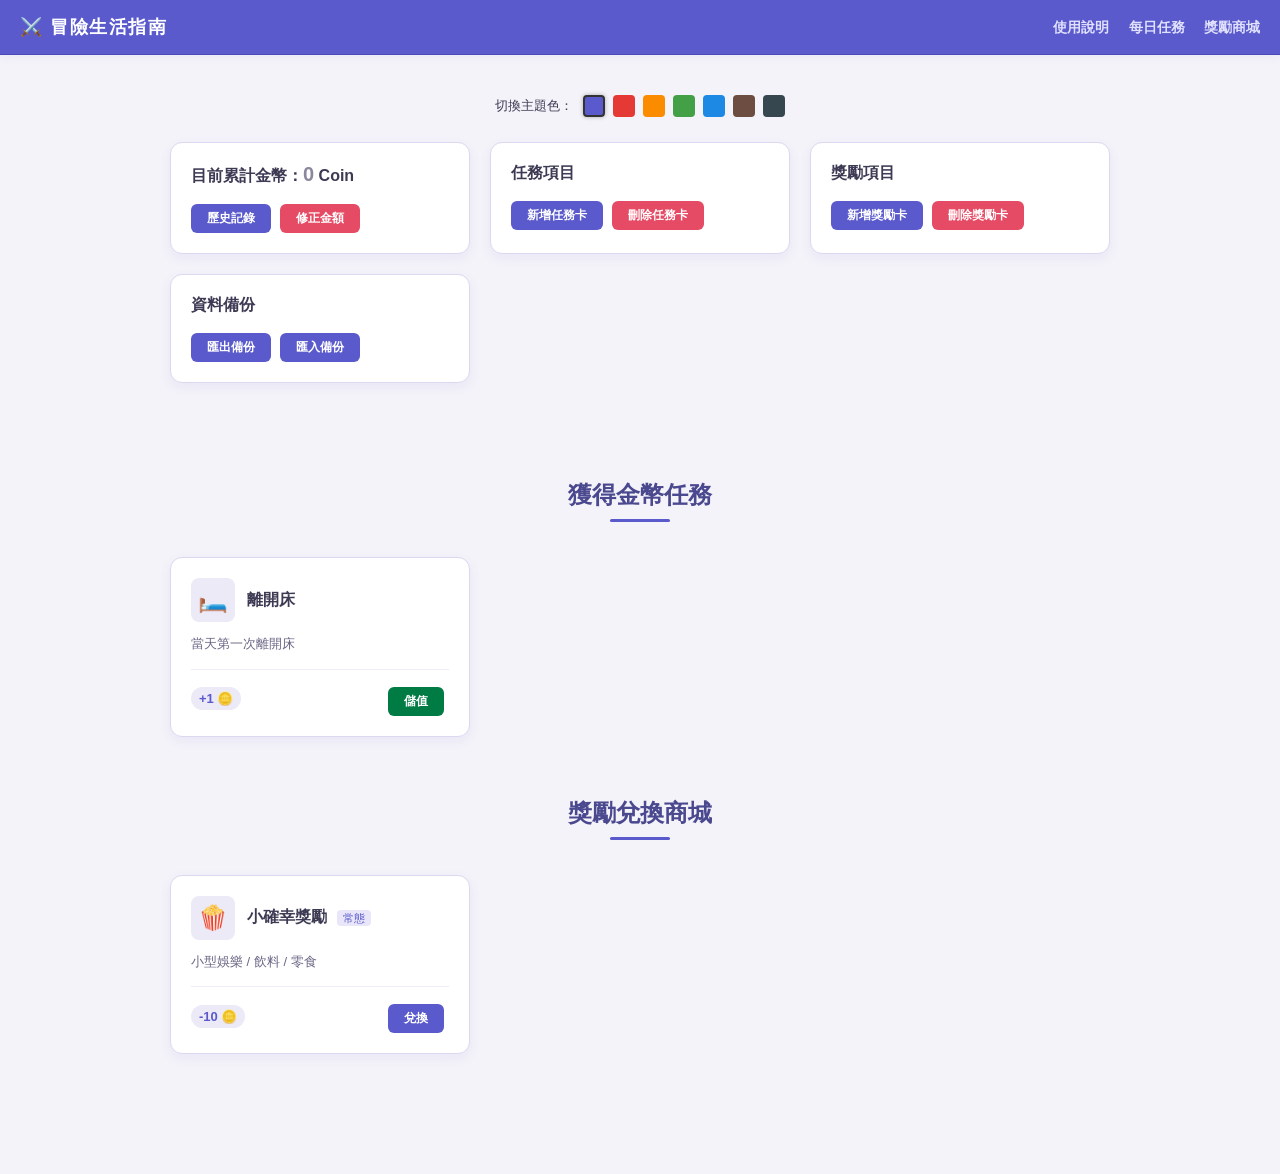
<file: index.html>
<!DOCTYPE html>
<html lang="zh-TW">
<head>
  <link rel="manifest" href="manifest.json">
  <meta name="theme-color" content="#5a5acc">
  <link rel="apple-touch-icon" href="icon-192.png">
  <meta name="apple-mobile-web-app-title" content="冒險生活指南">
  <meta name="mobile-web-app-capable" content="yes">
  <meta charset="UTF-8">
  <meta name="viewport" content="width=device-width, initial-scale=1.0">
  <meta name="robots" content="noindex, nofollow">
  <title>任務與兌換商城</title>
  <link rel="icon" href="data:image/svg+xml,<svg xmlns=%22http://www.w3.org/2000/svg%22 viewBox=%220 0 100 100%22><text y=%22.9em%22 font-size=%2290%22>🪙</text></svg>">
  <link rel="stylesheet" href="style.css">
  <link id="theme-style" rel="stylesheet" href="theme-purple.css">

  <!-- 在畫面繪製前先套用已儲存的主題，避免重新整理時閃一下紫色 -->
  <script>
    (function () {
      try {
        var t = localStorage.getItem('user-selected-theme');
        if (t && /^theme-[a-z]+\.css$/.test(t)) {
          document.getElementById('theme-style').setAttribute('href', t);
        }
      } catch (e) {}
    })();
  </script>
</head>
<body>

  <!-- 導覽列 -->
  <nav class="navbar">
    <div class="logo">⚔️ 冒險生活指南</div>
    <div class="nav-links">
      <a href="#help" onclick="toggleHelpModal(true); return false;">使用說明</a>
      <a href="#tasks">每日任務</a>
      <a href="#shop">獎勵商城</a>
    </div>
  </nav>

  <div class="container">

    <!-- 統計列表區塊 -->
    <section id="total">
    <!-- 色彩切換選單 -->
    <div class="theme-picker">
      <span class="theme-picker-title">切換主題色：</span>
      <div class="theme-options">
        <!-- data-theme 裡面填入對應的主題 CSS 檔名 -->
        <button type="button" class="theme-btn theme-purple active" data-theme="theme-purple.css" title="預設紫"></button>
        <button type="button" class="theme-btn theme-red" data-theme="theme-red.css" title="紅色"></button>
        <button type="button" class="theme-btn theme-orange" data-theme="theme-orange.css" title="橙色"></button>
        <button type="button" class="theme-btn theme-green" data-theme="theme-green.css" title="綠色"></button>
        <button type="button" class="theme-btn theme-blue" data-theme="theme-blue.css" title="藍色"></button>
        <button type="button" class="theme-btn theme-brown" data-theme="theme-brown.css" title="咖啡色"></button>
        <button type="button" class="theme-btn theme-dark" data-theme="theme-dark.css" title="黑灰色"></button>
      </div>
    </div>



      <div class="card-grid">

        <div class="total-card">
          <div>
            <div class="card-header">
              <div class="card-title">目前累計金幣：<span id="coin-balance" class="coin-balance">0</span> Coin</div>
            </div>
            <button class="btn-history" onclick="toggleHistoryModal(true)">歷史記錄</button>
            <button class="btn-history btn-danger" onclick="correctCoins()">修正金額</button>
          </div>
        </div>

        <div class="total-card">
          <div>
            <div class="card-header">
              <div class="card-title">任務項目</div>
            </div>
            <button class="btn-history" onclick="openAddTaskModal()">新增任務卡</button>
            <button class="btn-history btn-danger btn-toggle-delete" id="btn-delete-tasks" data-type="tasks" onclick="toggleDeleteMode('tasks', event)">刪除任務卡</button>
          </div>
        </div>

        <div class="total-card">
          <div>
            <div class="card-header">
              <div class="card-title">獎勵項目</div>
            </div>
            <button class="btn-history" onclick="openAddRewardModal()">新增獎勵卡</button>
            <button class="btn-history btn-danger btn-toggle-delete" id="btn-delete-shop" data-type="shop" onclick="toggleDeleteMode('shop', event)">刪除獎勵卡</button>
          </div>
        </div>
      <div class="total-card">
          <div>
            <div class="card-header">
              <div class="card-title">資料備份</div>
            </div>
            <button class="btn-history" onclick="exportBackup()">匯出備份</button>
            <button class="btn-history" onclick="openImportPicker()">匯入備份</button>
            <!-- 隱藏的選檔欄位，由「匯入備份」按鈕觸發 -->
            <input type="file" id="import-file-input" accept=".json,application/json" hidden onchange="importBackup(this)">
          </div>
        </div>
      </div>
    </section>

    <br/><br/>

    <!-- 任務列表區塊 -->
    <section id="tasks">
      <h2 class="section-title">獲得金幣任務</h2>
      <div class="card-grid" id="tasks-container">
        <!-- 任務卡片動態渲染於此 -->
      </div>
    </section>

    <!-- 獎勵兌換區塊 -->
    <section id="shop">
      <h2 class="section-title">獎勵兌換商城</h2>
      <div class="card-grid" id="rewards-container">
        <!-- 獎勵卡片動態渲染於此 -->
      </div>
    </section>

  </div>

  <!-- 歷史紀錄 Modal -->
  <div class="modal-overlay" id="history-modal">
    <div class="modal-content">
      <div class="modal-header">
        <div class="modal-title">📜 金幣變動歷史紀錄</div>
        <button class="close-btn" onclick="toggleHistoryModal(false)">&times;</button>
      </div>
      <div class="history-list" id="history-list-content"></div>
      <div class="modal-footer">
        <button class="btn-clear" onclick="clearHistory()">清空歷史</button>
      </div>
    </div>
  </div>

  <!-- 使用說明 Modal -->
  <div class="modal-overlay" id="help-modal">
    <div class="modal-content">
      <div class="modal-header">
        <div class="modal-title">📖 使用說明</div>
        <button class="close-btn" onclick="toggleHelpModal(false)">&times;</button>
      </div>
      <div class="modal-body">
        <p>
          <span class="help-warning">
            <b>注意事項：</b><br>
            內容僅暫存在裝置中，清快取會導致資料消失。<br>
            因此電腦與手機不共通。用手機記錄便只能使用手機繼續。<br>
          </span>
          <br>
          <b>任務卡：</b><br>
          新增你想做的事或目標，金額照難易度定價(建議諮詢AI)。<br>
          <br>
          <b>獎勵卡：</b><br>
          新增獎勵，不限食物或高額獎品，也可以是旅行，任何想得到對自己可以達到滿足效果或是想爭取的動力的事物。<br>
          可分為小獎勵、中獎勵及大獎勵，由自己決定，金額照難易度定價(建議諮詢AI)<br>
          <br>
          <b>新增卡片：</b><br>
          要有下好離手的決心，無法對卡片進行修改，以免發生不停改金額的事。若不小心打錯字，只能刪除重來。<br>
          定價建議向AI諮詢，詳細說明任務對自己來說困難度在哪裡?為什麼想要做這個任務。<br>
          <br>
          <b>新增獎勵：</b><br>
          也可以向AI說明，該獎勵對自己的重要性、糾結著要不要買或是其他理由。<br>
          愈詳細AI能評斷的定價會愈合理。<br>
          要是覺得太簡單可以向AI提出想提高難度，並跟他討論自己能力的可行性再改，否則做不到只是增加挫敗感。<br>
          不要太過於討價還價，因為AI被盧久了就會順從你的渴望，那就沒意義了。<br>
          <br>
          ©Ed Brawley<br>
          
        </p>
      </div>
      <div class="modal-footer">
        <button class="btn-clear" onclick="toggleHelpModal(false)">關閉</button>
      </div>
    </div>
  </div>

  <!-- 新增任務/獎勵 Modal -->
  <div class="modal-overlay" id="add-card-modal">
    <div class="modal-content">
      <div class="modal-header">
        <div class="modal-title" id="add-card-title">新增卡片</div>
        <button class="close-btn" onclick="closeAddCardModal()">&times;</button>
      </div>
      <div class="modal-body">
        <input type="hidden" id="card-type-input">
        <div class="form-group">
          <label>Emoji 圖示：</label>
          <input type="text" id="card-icon-input" placeholder="例如：🎨、☕">
        </div>
        <div class="form-group">
          <label>名稱：</label>
          <input type="text" id="card-name-input" placeholder="請輸入名稱" maxlength="40">
        </div>
        <div class="form-group">
          <label>描述說明：</label>
          <textarea id="card-desc-input" rows="3" placeholder="請輸入詳細描述" maxlength="200"></textarea>
        </div>
        <div class="form-group">
          <label>點數/金額：</label>
          <input type="number" id="card-pts-input" placeholder="請輸入點數數量" min="1">
        </div>
        <div class="form-group" id="reward-mode-group" style="display: none;">
          <label>兌換模式：</label>
          <select id="card-mode-input">
            <option value="always">常態（兌換後保留）</option>
            <option value="once">單次（兌換後自動刪除）</option>
          </select>
        </div>
      </div>
      <div class="modal-footer">
        <button class="btn-submit" onclick="submitNewCard()">確認新增</button>
      </div>
    </div>
  </div>
<!-- 外部引用 JS 檔 -->
  <script src="app.js"></script>
  
</body>
</html>
</file>
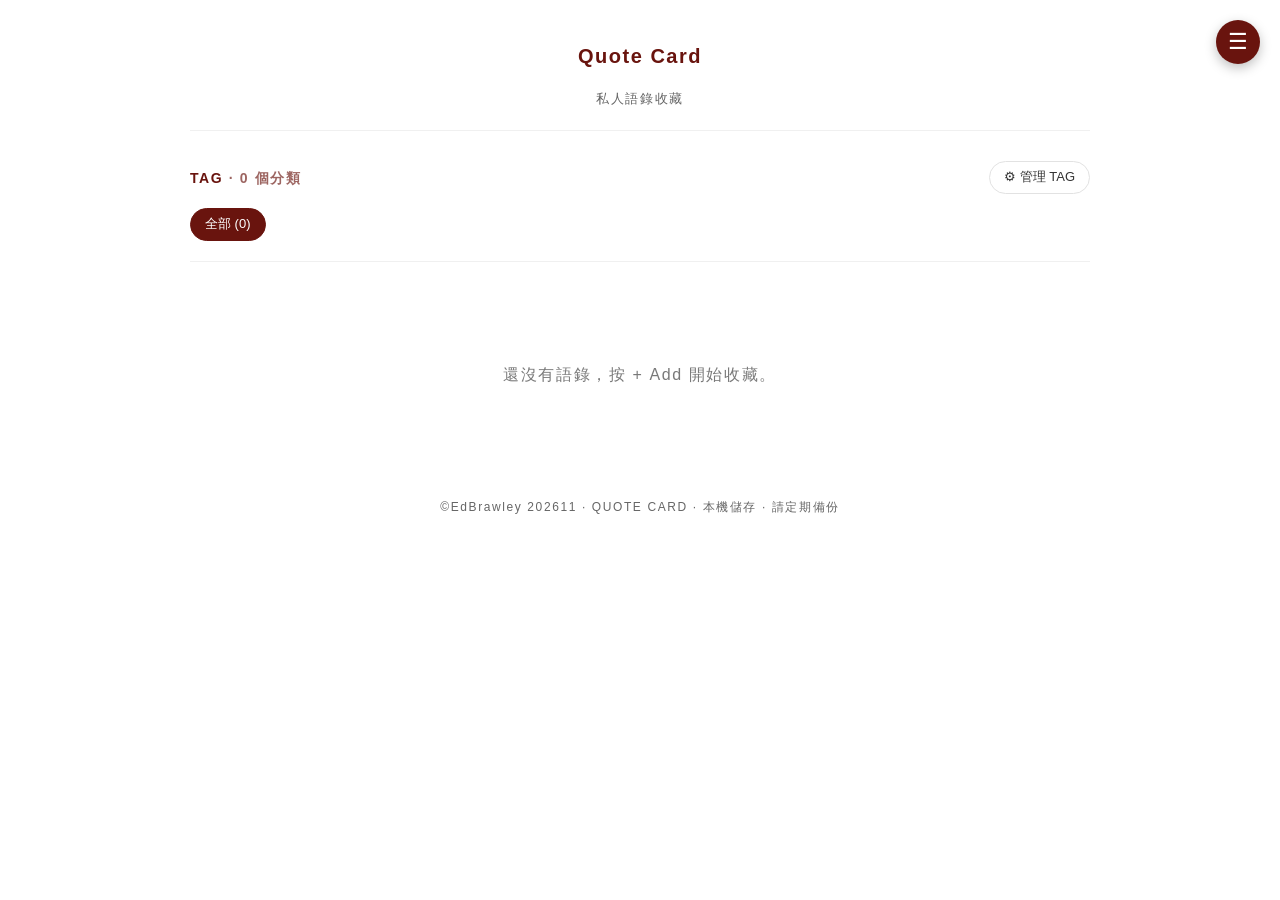
<file: quotecard/index.html>
<!DOCTYPE html>
<html lang="zh-Hant">
<head>
  <meta charset="UTF-8">
  <meta name="viewport" content="width=device-width,initial-scale=1">
  <title>Quote Card｜私人語錄收藏</title>
  <link rel="manifest" href="./manifest.json">
  <link rel="apple-touch-icon" href="./icon-192.png">

  <!-- 在畫面繪製前先套用主題，避免暗色模式重新整理時閃白 -->
  <script>
    try {
      var t = localStorage.getItem('quote_cards_theme');
      if (!t) t = matchMedia('(prefers-color-scheme:dark)').matches ? 'dark' : 'light';
      document.documentElement.dataset.theme = t;
    } catch (e) {}
  </script>

  <style>
    /* ============================================================
       顏色變數
       亮色在 :root（白底＋深酒紅，沿用 ShopHopping 配色），
       暗色在下面的 :root[data-theme=dark]（鐵灰＋黑）。
       想改任何顏色，只要改這兩組變數就好，下面的規則都是引用它們。
       ============================================================ */
    :root {
      --page: #ffffff;                /* 頁面底色 */
      --ink: #333333;                 /* 一般文字色 */
      --title: #69140e;               /* 標題、卡片標題色 */
      --body: #555555;                /* 卡片內文色 */
      --muted: #666666;               /* 次要文字（副標、頁尾） */
      --accent: #d91a2a;              /* 強調色（hover、連結） */
      --line: #f0f0f0;                /* 分隔線 */

      --card-bg: #ffffff;             /* 卡片底色 */
      --card-line: #ececec;           /* 卡片邊框 */
      --shadow: rgba(105,20,14,.08);  /* 卡片 hover 陰影 */
      --soft: #fafafa;                /* TAG 管理面板底色 */

      --menu-btn-bg: #69140e;         /* 漢堡按鈕底色 */
      --menu-btn-hover: #d91a2a;
      --menu-btn-ink: #ffffff;
      --nav-bg: rgba(255,255,255,.88);/* 抽屜選單底色 */
      --nav-hover-bg: #fff8f8;
      --overlay: rgba(105,20,14,.15); /* 選單展開時的背景遮罩 */

      --pill-bg: #ffffff;             /* TAG 按鈕底色 */
      --pill-line: #e2e2e2;
      --pill-on-bg: #69140e;          /* 啟用中的 TAG 底色 */
      --pill-on-ink: #ffffff;         /* 啟用中的 TAG 文字色 */

      --btn-bg: #69140e;              /* 一般按鈕底色 */
      --btn-ink: #ffffff;             /* 一般按鈕文字色 */
      --btn-hover-bg: #d91a2a;
      --btn-hover-ink: #ffffff;
      --danger: #d91a2a;              /* 刪除按鈕（外框＋文字） */

      --link: #d91a2a;                /* 卡片內超連結色 */
      --link-hover-ink: #ffffff;      /* 超連結 hover 時的文字色 */

      --field-bg: #ffffff;            /* 輸入框底色 */
      --field-ink: #333333;           /* 輸入框文字色 */
      --dialog-bg: #ffffff;           /* 編輯視窗底色 */
      --backdrop: rgba(0,0,0,.4);

      --chip-bg: #f7f7f7;             /* 卡片上的 #tag 小標籤 */
      --chip-line: #e6e6e6;
    }

    :root[data-theme=dark] {
      color-scheme: dark;
      --page: #0e0f11;                /* 暗色：頁面底色（黑） */
      --ink: #d4d8dd;                 /* 暗色：一般文字色 */
      --title: #e8ebee;               /* 暗色：標題色 */
      --body: #b9bec4;                /* 暗色：卡片內文色 */
      --muted: #8d949b;
      --accent: #aab4be;              /* 暗色：強調色（鐵灰偏亮） */
      --line: #2a2e33;

      --card-bg: #1a1d20;             /* 暗色：卡片底色（鐵灰） */
      --card-line: #2c3136;
      --shadow: rgba(0,0,0,.55);
      --soft: #16181b;

      --menu-btn-bg: #2b3036;
      --menu-btn-hover: #4a525a;
      --menu-btn-ink: #e8ebee;
      --nav-bg: rgba(18,20,22,.9);
      --nav-hover-bg: #1f2326;
      --overlay: rgba(0,0,0,.55);

      --pill-bg: #1a1d20;
      --pill-line: #34393f;
      --pill-on-bg: #c3c9d0;
      --pill-on-ink: #111315;

      --btn-bg: #3a4047;
      --btn-ink: #e8ebee;
      --btn-hover-bg: #59616a;
      --btn-hover-ink: #ffffff;
      --danger: #e08a8a;

      --link: #9ec3e6;                /* 暗色：超連結色 */
      --link-hover-ink: #0e0f11;

      --field-bg: #0e0f11;
      --field-ink: #d4d8dd;           /* 暗色：輸入框文字色 */
      --dialog-bg: #16181b;
      --backdrop: rgba(0,0,0,.65);

      --chip-bg: #ffffff0d;
      --chip-line: #34393f;
    }

    /* ============================================================
       基本設定
       ============================================================ */
    * {
      box-sizing: border-box;
      margin: 0;
      padding: 0;
    }

    [hidden] { display: none !important; }

    html { scroll-behavior: smooth; }

    body {
      padding: 40px 20px;
      font-family: -apple-system, BlinkMacSystemFont, "Segoe UI", Roboto, "Helvetica Neue", Arial, "Noto Sans TC", "Microsoft JhengHei", sans-serif;
      color: var(--ink);
      background-color: var(--page);
      line-height: 1.6;
      letter-spacing: .1em;
    }

    a { text-decoration: none; }
    button, input, textarea { font: inherit; }
    button { cursor: pointer; }

    :focus-visible {
      outline: 2px solid var(--accent);
      outline-offset: 2px;
    }

    .container {
      max-width: 900px;
      margin: 0 auto;
    }

    /* ============================================================
       縮起來的選單（漢堡按鈕＋右側抽屜）
       ============================================================ */
    .menu-toggle {
      position: fixed;
      top: 20px;
      right: 20px;
      z-index: 1000;
      display: flex;
      align-items: center;
      justify-content: center;
      width: 44px;
      height: 44px;
      border: 0;
      border-radius: 50%;
      background: var(--menu-btn-bg);
      color: var(--menu-btn-ink);
      font-size: 22px;
      box-shadow: 0 4px 12px rgba(0,0,0,.25);
      transition: background-color .3s, transform .2s;
    }

    .menu-toggle:hover {
      background: var(--menu-btn-hover);
      transform: scale(1.05);
    }

    .nav-menu {
      position: fixed;
      top: 0;
      right: -250px;                  /* 預設藏在右側畫面外 */
      z-index: 999;
      width: 250px;
      height: 100%;
      padding-top: 80px;
      background: var(--nav-bg);
      -webkit-backdrop-filter: blur(6px);
      backdrop-filter: blur(6px);
      box-shadow: -4px 0 15px rgba(0,0,0,.08);
      visibility: hidden;             /* 收起時不讓鍵盤 Tab 到裡面 */
      transition: right .3s ease, visibility 0s .3s;
    }

    .nav-menu.active {
      right: 0;
      visibility: visible;
      transition: right .3s ease, visibility 0s;
    }

    .nav-menu ul { list-style: none; }

    .nav-item {
      display: block;
      width: 100%;
      padding: 15px 30px;
      border: 0;
      border-bottom: 1px solid var(--line);
      background: none;
      color: var(--ink);
      font-size: 16px;
      font-weight: bold;
      letter-spacing: .1em;
      text-align: left;
      cursor: pointer;
      transition: background-color .2s, color .2s, padding-left .2s;
    }

    .nav-item:hover {
      padding-left: 35px;
      border-left: 3px solid var(--accent);
      background: var(--nav-hover-bg);
      color: var(--accent);
    }

    .menu-overlay {
      position: fixed;
      inset: 0;
      z-index: 998;
      display: none;
      background: var(--overlay);
    }

    .menu-overlay.active { display: block; }

    /* ============================================================
       頁首標題（固定在頁面最上方）
       ============================================================ */
    .header {
      margin-bottom: 30px;
      padding-bottom: 20px;
      border-bottom: 1px solid var(--line);
      text-align: center;
    }

    .header h1 {
      margin-bottom: 15px;
      color: var(--title);
      font-size: 20px;
      font-weight: bold;
      letter-spacing: 1.5px;
    }

    .header p {
      color: var(--muted);
      font-size: 13px;
      line-height: 1.8;
    }

    /* ============================================================
       TAG 區
       ============================================================ */
    .tag-area {
      margin-bottom: 40px;
      padding-bottom: 20px;
      border-bottom: 1px solid var(--line);
    }

    .tag-top {
      display: flex;
      justify-content: space-between;
      align-items: center;
      gap: 12px;
      flex-wrap: wrap;
    }

    .tag-top h2 {
      color: var(--title);
      font-size: 14px;
    }

    .tags {
      display: flex;
      flex-wrap: wrap;
      gap: 9px;
      margin-top: 14px;
    }

    .tag-pill {
      padding: 5px 14px;
      border: 1px solid var(--pill-line);
      border-radius: 20px;
      background: var(--pill-bg);
      color: var(--ink);
      font-size: 13px;
      transition: all .3s ease;
    }

    .tag-pill:hover {
      border-color: var(--accent);
      color: var(--accent);
    }

    .tag-pill.active {
      border-color: var(--pill-on-bg);
      background: var(--pill-on-bg);
      color: var(--pill-on-ink);
    }

    .tag-manager {
      margin-top: 15px;
      padding: 14px;
      border-radius: 8px;
      background: var(--soft);
    }

    .manager-heading {
      display: flex;
      justify-content: space-between;
      align-items: center;
      gap: 12px;
      margin-bottom: 10px;
    }

    .tag-manage-row {
      display: flex;
      align-items: center;
      gap: 8px;
      flex-wrap: wrap;
      margin: 8px 0;
    }

    .tag-manage-row span { min-width: 100px; }

    .tag-manage-list {
      display: grid;
      grid-template-columns: repeat(auto-fit, minmax(245px, 1fr));
      gap: 6px 16px;
    }

    .tag-manage-list .tag-manage-row { margin: 0; padding: 5px 0; }

    .tag-manage-list .tag-manage-row span {
      flex: 1;
      min-width: 0;
      overflow-wrap: anywhere;
    }

    /* ============================================================
       卡片列表
       ============================================================ */
    .wrap {
      display: grid;
      grid-template-columns: repeat(2, minmax(0, 1fr));
      gap: 40px 30px;
      margin-bottom: 50px;
    }

    .quote-card {
      display: flex;
      flex-direction: column;
      min-width: 0;
      padding: 15px;
      border: 1px solid var(--card-line);
      border-radius: 8px;
      background: var(--card-bg);
      transition: box-shadow .3s ease;
    }

    .quote-card:hover { box-shadow: 0 4px 15px var(--shadow); }

    .card-toolbar {
      display: flex;
      justify-content: flex-end;
      gap: 8px;
      margin-bottom: 12px;
      padding-bottom: 10px;
      border-bottom: 1px dashed var(--line);
    }

    .card-title {
      margin-bottom: 4px;
      color: var(--title);
      font-size: 16px;
      font-weight: bold;
      text-align: center;
      overflow-wrap: anywhere;
    }

    .card-body {
      flex: 1;
      margin: 12px 0 16px;
      color: var(--body);
      font-size: 14px;
      line-height: 1.8;
      white-space: pre-wrap;
      overflow-wrap: anywhere;
    }

    /* 含區塊標籤（p、div、li…）的卡片改用一般換行 */
    .card-body.html-mode { white-space: normal; }

    .card-body p { margin: .4em 0; }

    .card-body a {
      color: var(--link);
      transition: color .2s;
    }

    .card-body a:hover {
      border-radius: 20px;
      background: var(--link);
      box-shadow: 0 0 0 3px var(--link);
      color: var(--link-hover-ink);
    }

    .card-tags {
      display: flex;
      flex-wrap: wrap;
      gap: 6px;
    }

    .card-tag {
      padding: 2px 10px;
      border: 1px solid var(--chip-line);
      border-radius: 20px;
      background: var(--chip-bg);
      font-size: 12px;
    }

    .card-source {
      margin-top: 12px;
      color: var(--muted);
      font-size: 12px;
      overflow-wrap: anywhere;
    }

    .muted { opacity: .65; }

    .empty {
      grid-column: 1 / -1;
      padding: 60px 10px;
      text-align: center;
    }

    /* ============================================================
       按鈕
       ============================================================ */
    .small-btn,
    .primary {
      padding: 5px 14px;
      border: 0;
      border-radius: 20px;
      background: var(--btn-bg);
      color: var(--btn-ink);
      font-size: 13px;
      font-weight: bold;
      transition: background-color .3s, color .3s;
    }

    .small-btn:hover,
    .primary:hover {
      background: var(--btn-hover-bg);
      color: var(--btn-hover-ink);
    }

    /* 刪除：外框樣式，和一般按鈕區隔 */
    .small-btn.danger {
      background: transparent;
      box-shadow: inset 0 0 0 1.5px var(--danger);
      color: var(--danger);
    }

    .small-btn.danger:hover {
      background: var(--danger);
      color: var(--page);
    }

    .secondary {
      padding: 5px 14px;
      border: 1px solid var(--pill-line);
      border-radius: 20px;
      background: var(--pill-bg);
      color: var(--ink);
      font-size: 13px;
      transition: all .3s ease;
    }

    .secondary:hover {
      border-color: var(--accent);
      color: var(--accent);
    }

    /* ============================================================
       新增／編輯對話框
       ============================================================ */
    dialog {
      width: min(600px, 94vw);
      max-height: 90vh;
      margin: auto;                   /* 上面的 * 把 margin 清成 0，這裡要還原置中 */
      padding: 25px;
      overflow: auto;
      border: 1px solid var(--line);
      border-radius: 12px;
      background: var(--dialog-bg);
      color: var(--ink);
      letter-spacing: .05em;
      box-shadow: 0 15px 60px rgba(0,0,0,.25);
    }

    dialog::backdrop { background: var(--backdrop); }

    dialog h2 {
      margin-bottom: 12px;
      color: var(--title);
      font-size: 18px;
    }

    .field {
      display: flex;
      flex-direction: column;
      gap: 5px;
      margin: 13px 0;
    }

    .field label {
      font-size: 13px;
      font-weight: bold;
    }

    .field input,
    .field textarea,
    .tag-manager input {
      min-width: 0;
      padding: 9px;
      border: 1px solid var(--pill-line);
      border-radius: 6px;
      background: var(--field-bg);
      color: var(--field-ink);
      font-size: 14px;
    }

    .field textarea {
      min-height: 180px;
      resize: vertical;
      line-height: 1.7;
    }

    .check-tags {
      display: flex;
      flex-wrap: wrap;
      gap: 8px;
    }

    .check-tags label {
      padding: 4px 12px;
      border: 1px solid var(--pill-line);
      border-radius: 20px;
      background: var(--pill-bg);
      font-size: 13px;
      font-weight: normal;
      cursor: pointer;
    }

    .check-tags input { accent-color: var(--accent); }

    .dialog-actions {
      display: flex;
      justify-content: flex-end;
      gap: 10px;
      margin-top: 18px;
    }

    .note {
      margin-top: 8px;
      font-size: 12px;
      opacity: .7;
    }

    .footer {
      margin-top: 40px;
      color: var(--muted);
      font-size: 12px;
      text-align: center;
    }

    /* ============================================================
       響應式
       ============================================================ */
    @media (max-width: 680px) {
      .header p { font-size: 1em; }
      .wrap { grid-template-columns: 1fr; }
    }
  </style>
</head>

<body>
  <!-- 漢堡按鈕（固定在右上角） -->
  <button class="menu-toggle" id="menuToggle" type="button" aria-label="選單" aria-expanded="false" aria-controls="navMenu">☰</button>

  <!-- 滑出式選單：按鈕的 id 都不能改，app.js 靠 id 綁定功能 -->
  <nav class="nav-menu" id="navMenu" aria-label="主選單">
    <ul>
      <li><button class="nav-item" id="addCardBtn" type="button">+ Add</button></li>
      <li><button class="nav-item" id="exportBtn" type="button">Backup</button></li>
      <li>
        <label class="nav-item" for="importFile">Load</label>
        <input id="importFile" type="file" accept=".txt,.json" hidden>
      </li>
      <!-- data-keep：按了不收起選單，才看得到換色效果 -->
      <li><button class="nav-item" id="themeBtn" type="button" data-keep>🌙 Dark</button></li>
    </ul>
  </nav>

  <!-- 選單背景遮罩（點一下收起選單） -->
  <div class="menu-overlay" id="menuOverlay"></div>

  <div class="container" id="top">
    <!-- 頁首標題 -->
    <header class="header">
      <h1>Quote Card</h1>
      <p>私人語錄收藏</p>
    </header>

    <!-- TAG 篩選與管理 -->
    <section class="tag-area">
      <div class="tag-top">
        <h2>TAG <span id="tagCount" class="muted"></span></h2>
        <button id="manageBtn" class="secondary" type="button">⚙ 管理 TAG</button>
      </div>

      <div id="tagFilters" class="tags"></div>

      <div id="tagManager" class="tag-manager" hidden>
        <div class="manager-heading">
          <strong>管理 TAG</strong>
          <button id="closeTagManager" class="secondary" type="button">✕ 關閉</button>
        </div>
        <div class="tag-manage-row">
          <input id="newTag" placeholder="新增 TAG 名稱" maxlength="40">
          <button id="createTag" class="primary" type="button">新增</button>
        </div>
        <div id="tagManageList" class="tag-manage-list"></div>
        <p class="note">重新命名會同步更新所有卡片；刪除 TAG 只會移除分類，不會刪除卡片。</p>
      </div>
    </section>

    <!-- 卡片列表（由 app.js 產生） -->
    <main id="cardContainer" class="wrap"></main>

    <footer class="footer">©EdBrawley 202611 · QUOTE CARD · 本機儲存 · 請定期備份</footer>
  </div>

  <!-- 新增／編輯對話框 -->
  <dialog id="cardDialog">
    <form id="cardForm">
      <h2 id="dialogTitle">新增語錄</h2>

      <div class="field">
        <label for="cardTitle">標題</label>
        <input id="cardTitle" maxlength="200" required placeholder="例如：關於選擇">
      </div>

      <div class="field">
        <label for="cardBody">語錄內容</label>
        <textarea id="cardBody" required placeholder="貼上想珍藏的文字…"></textarea>
      </div>

      <div class="field">
        <label for="cardSource">來源／備註（選填）</label>
        <input id="cardSource" maxlength="500" placeholder="作者、書名或自己的心得">
      </div>

      <div class="field">
        <label>TAG（可複選）</label>
        <div id="editTags" class="check-tags"></div>
      </div>

      <p class="note">支援常用 HTML 排版與安全超連結；純文字網址也會自動轉為連結。內容若不含 HTML 標籤，會原樣顯示（含 &lt;角括號&gt;）。為安全起見不執行腳本。</p>

      <div class="dialog-actions">
        <button type="button" id="cancelDialog" class="secondary">取消</button>
        <button type="submit" class="primary">儲存</button>
      </div>
    </form>
  </dialog>

  <script src="./app.js" defer></script>

  <!-- 選單開關：只管抽屜的展開與收起，與資料功能無關 -->
  <script>
    (function () {
      var toggle = document.getElementById('menuToggle');
      var nav = document.getElementById('navMenu');
      var overlay = document.getElementById('menuOverlay');

      function setOpen(open) {
        nav.classList.toggle('active', open);
        overlay.classList.toggle('active', open);
        toggle.textContent = open ? '✕' : '☰';
        toggle.setAttribute('aria-expanded', open ? 'true' : 'false');
      }

      toggle.addEventListener('click', function () { setOpen(!nav.classList.contains('active')); });
      overlay.addEventListener('click', function () { setOpen(false); });
      document.addEventListener('keydown', function (e) { if (e.key === 'Escape') setOpen(false); });

      // 點選項目後自動收起（有 data-keep 的除外）
      nav.addEventListener('click', function (e) {
        var item = e.target.closest('.nav-item');
        if (item && !item.hasAttribute('data-keep')) setOpen(false);
      });
    })();
  </script>
</body>
</html>
</file>
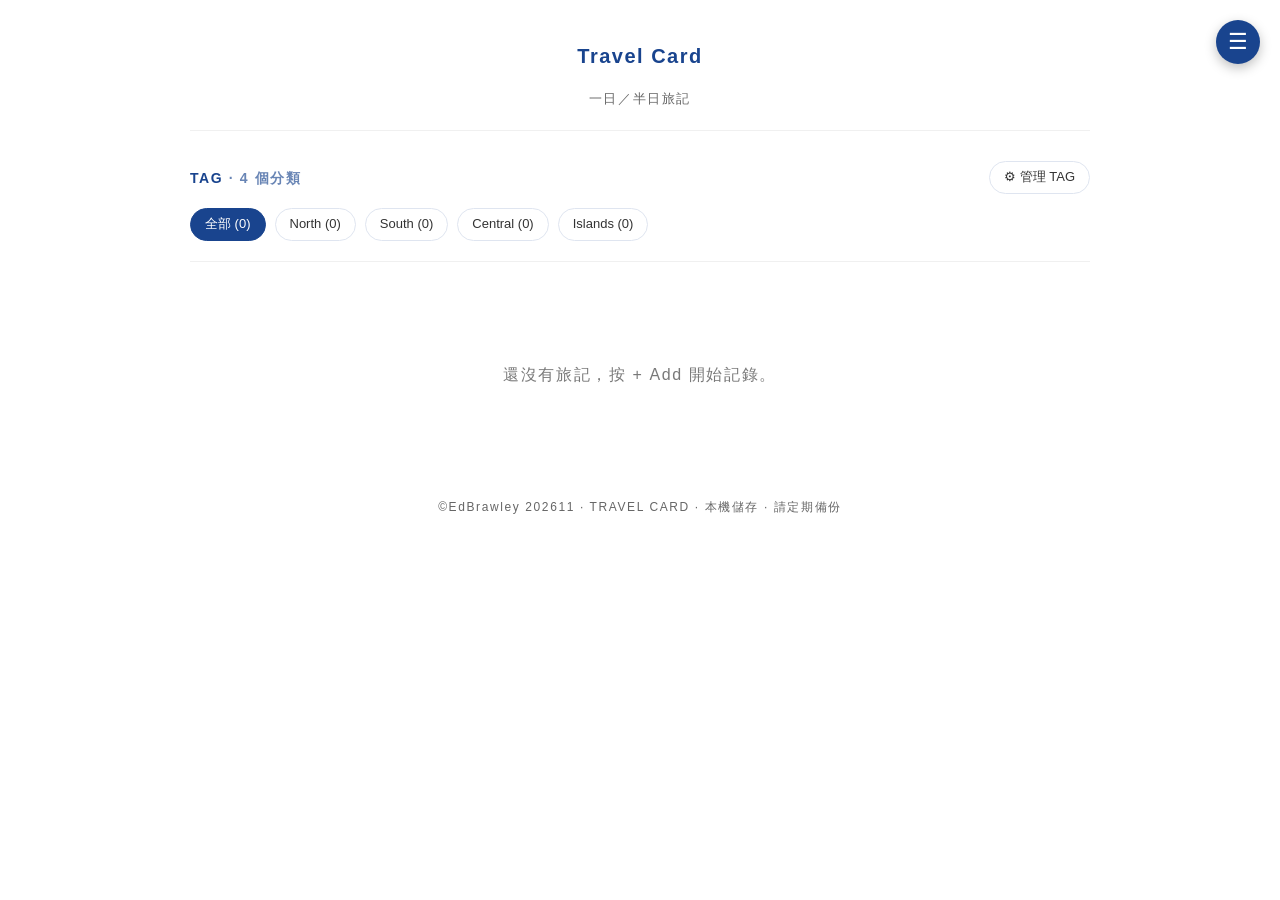
<file: travelcard/index.html>
<!DOCTYPE html>
<html lang="zh-Hant">
<head>
  <meta charset="UTF-8">
  <meta name="viewport" content="width=device-width,initial-scale=1">
  <title>一日/半日旅記｜Travel Card</title>
  <link rel="manifest" href="./manifest.json">
  <link rel="apple-touch-icon" href="./icon-192.png">

  <!-- 在畫面繪製前先套用主題，避免暗色模式重新整理時閃白 -->
  <script>
    try {
      var t = localStorage.getItem('travel_cards_theme');
      if (!t) t = matchMedia('(prefers-color-scheme:dark)').matches ? 'dark' : 'light';
      document.documentElement.dataset.theme = t;
    } catch (e) {}
  </script>

  <style>
    /* ============================================================
       顏色變數
       亮色在 :root（白底＋藍色），暗色在下面的 :root[data-theme=dark]（柴色系）。
       想改任何顏色，只要改這兩組變數就好，下面的規則都是引用它們。
       ============================================================ */
    :root {
      --page: #ffffff;                /* 頁面底色 */
      --ink: #333333;                 /* 一般文字色 */
      --title: #19448e;               /* 標題、欄位小標題色 */
      --body: #555555;                /* 卡片內文色 */
      --muted: #666666;               /* 次要文字（副標、頁尾） */
      --accent: #1f6fd0;              /* 強調色（hover、連結） */
      --line: #f0f0f0;                /* 分隔線 */

      --card-bg: #ffffff;             /* 卡片底色 */
      --card-line: #e6eaf2;           /* 卡片邊框 */
      --shadow: rgba(25,68,142,.1);   /* 卡片 hover 陰影 */
      --soft: #f6f8fc;                /* TAG 管理面板底色 */

      --menu-btn-bg: #19448e;         /* 漢堡按鈕底色 */
      --menu-btn-hover: #1f6fd0;
      --menu-btn-ink: #ffffff;
      --nav-bg: rgba(255,255,255,.88);/* 抽屜選單底色 */
      --nav-hover-bg: #f3f7fd;
      --overlay: rgba(25,68,142,.15); /* 選單展開時的背景遮罩 */

      --pill-bg: #ffffff;             /* TAG 按鈕底色 */
      --pill-line: #dfe5f0;
      --pill-on-bg: #19448e;          /* 啟用中的 TAG 底色 */
      --pill-on-ink: #ffffff;         /* 啟用中的 TAG 文字色 */

      --btn-bg: #19448e;              /* 一般按鈕底色 */
      --btn-ink: #ffffff;             /* 一般按鈕文字色 */
      --btn-hover-bg: #1f6fd0;
      --btn-hover-ink: #ffffff;
      --danger: #c0392b;              /* 刪除按鈕（外框＋文字） */

      --map-bg: #19448e;              /* Google Maps 地點按鈕 */
      --map-hover: #1f6fd0;
      --map-ink: #ffffff;
      --map-hover-ink: #ffffff;

      --link: #1f6fd0;                /* 卡片內超連結色 */
      --link-hover-ink: #ffffff;      /* 超連結 hover 時的文字色 */

      --field-bg: #ffffff;            /* 輸入框底色 */
      --field-ink: #333333;           /* 輸入框文字色 */
      --dialog-bg: #ffffff;           /* 編輯視窗底色 */
      --backdrop: rgba(0,0,0,.4);

      --chip-bg: #f4f7fc;             /* 卡片上的 #tag 小標籤 */
      --chip-line: #dfe5f0;
    }

    :root[data-theme=dark] {
      color-scheme: dark;
      --page: #2a2625;                /* 暗色：頁面底色（比 #433d3c 再深一階） */
      --ink: #ece3dc;                 /* 暗色：一般文字色 */
      --title: #d4b08f;               /* 暗色：標題色（#b28c6e 的亮階，對比較夠） */
      --body: #cfc4bb;                /* 暗色：卡片內文色 */
      --muted: #a39890;
      --accent: #c9a07f;
      --line: #4a4342;

      --card-bg: #433d3c;             /* 暗色：卡片底色 */
      --card-line: #554d4b;
      --shadow: rgba(0,0,0,.45);
      --soft: #332e2d;

      --menu-btn-bg: #856859;
      --menu-btn-hover: #b28c6e;
      --menu-btn-ink: #ffffff;
      --nav-bg: rgba(51,46,45,.92);
      --nav-hover-bg: #3b3534;
      --overlay: rgba(0,0,0,.5);

      --pill-bg: #433d3c;
      --pill-line: #5d5452;
      --pill-on-bg: #b28c6e;
      --pill-on-ink: #2a2625;

      --btn-bg: #856859;
      --btn-ink: #ffffff;
      --btn-hover-bg: #b28c6e;
      --btn-hover-ink: #2a2625;
      --danger: #e8a090;

      --map-bg: #856859;
      --map-hover: #b28c6e;
      --map-ink: #ffffff;
      --map-hover-ink: #2a2625;

      --link: #f2be84;                /* 暗色：超連結色（比內文橘一點，才分得出來） */
      --link-hover-ink: #2a2625;

      --field-bg: #2a2625;
      --field-ink: #ece3dc;           /* 暗色：輸入框文字色 */
      --dialog-bg: #352f2e;
      --backdrop: rgba(0,0,0,.6);

      --chip-bg: rgba(255,255,255,.06);
      --chip-line: #5d5452;
    }

    /* ============================================================
       基本設定
       ============================================================ */
    * {
      box-sizing: border-box;
      margin: 0;
      padding: 0;
    }

    [hidden] { display: none !important; }

    html { scroll-behavior: smooth; }

    body {
      padding: 40px 20px;
      font-family: -apple-system, BlinkMacSystemFont, "Segoe UI", Roboto, "Helvetica Neue", Arial, "Noto Sans TC", "Microsoft JhengHei", sans-serif;
      color: var(--ink);
      background-color: var(--page);
      line-height: 1.6;
      letter-spacing: .1em;
    }

    a { text-decoration: none; }
    button, input, textarea { font: inherit; }
    button { cursor: pointer; }

    :focus-visible {
      outline: 2px solid var(--accent);
      outline-offset: 2px;
    }

    .container {
      max-width: 900px;
      margin: 0 auto;
    }

    /* ============================================================
       縮起來的選單（漢堡按鈕＋右側抽屜）
       ============================================================ */
    .menu-toggle {
      position: fixed;
      top: 20px;
      right: 20px;
      z-index: 1000;
      display: flex;
      align-items: center;
      justify-content: center;
      width: 44px;
      height: 44px;
      border: 0;
      border-radius: 50%;
      background: var(--menu-btn-bg);
      color: var(--menu-btn-ink);
      font-size: 22px;
      box-shadow: 0 4px 12px rgba(0,0,0,.25);
      transition: background-color .3s, transform .2s;
    }

    .menu-toggle:hover {
      background: var(--menu-btn-hover);
      transform: scale(1.05);
    }

    .nav-menu {
      position: fixed;
      top: 0;
      right: -250px;                  /* 預設藏在右側畫面外 */
      z-index: 999;
      width: 250px;
      height: 100%;
      padding-top: 80px;
      overflow-y: auto;
      background: var(--nav-bg);
      -webkit-backdrop-filter: blur(6px);
      backdrop-filter: blur(6px);
      box-shadow: -4px 0 15px rgba(0,0,0,.08);
      visibility: hidden;             /* 收起時不讓鍵盤 Tab 到裡面 */
      transition: right .3s ease, visibility 0s .3s;
    }

    .nav-menu.active {
      right: 0;
      visibility: visible;
      transition: right .3s ease, visibility 0s;
    }

    .nav-menu ul { list-style: none; }

    .nav-item {
      display: block;
      width: 100%;
      padding: 15px 30px;
      border: 0;
      border-bottom: 1px solid var(--line);
      background: none;
      color: var(--ink);
      font-size: 16px;
      font-weight: bold;
      letter-spacing: .1em;
      text-align: left;
      cursor: pointer;
      transition: background-color .2s, color .2s, padding-left .2s;
    }

    /* 目前選中的區域（app.js 會在 .region 上加 .active） */
    .nav-item:hover,
    .nav-item.active {
      padding-left: 35px;
      border-left: 3px solid var(--accent);
      background: var(--nav-hover-bg);
      color: var(--accent);
    }

    .menu-overlay {
      position: fixed;
      inset: 0;
      z-index: 998;
      display: none;
      background: var(--overlay);
    }

    .menu-overlay.active { display: block; }

    /* ============================================================
       頁首標題（固定在頁面最上方）
       ============================================================ */
    .header {
      margin-bottom: 30px;
      padding-bottom: 20px;
      border-bottom: 1px solid var(--line);
      text-align: center;
    }

    .header h1 {
      margin-bottom: 15px;
      color: var(--title);
      font-size: 20px;
      font-weight: bold;
      letter-spacing: 1.5px;
    }

    .header p {
      color: var(--muted);
      font-size: 13px;
      line-height: 1.8;
    }

    /* ============================================================
       TAG 區
       ============================================================ */
    .tag-area {
      margin-bottom: 40px;
      padding-bottom: 20px;
      border-bottom: 1px solid var(--line);
    }

    .tag-top {
      display: flex;
      justify-content: space-between;
      align-items: center;
      gap: 12px;
      flex-wrap: wrap;
    }

    .tag-top h2 {
      color: var(--title);
      font-size: 14px;
    }

    .tags {
      display: flex;
      flex-wrap: wrap;
      gap: 9px;
      margin-top: 14px;
    }

    .tag-pill {
      padding: 5px 14px;
      border: 1px solid var(--pill-line);
      border-radius: 20px;
      background: var(--pill-bg);
      color: var(--ink);
      font-size: 13px;
      transition: all .3s ease;
    }

    .tag-pill:hover {
      border-color: var(--accent);
      color: var(--accent);
    }

    .tag-pill.active {
      border-color: var(--pill-on-bg);
      background: var(--pill-on-bg);
      color: var(--pill-on-ink);
    }

    .tag-manager {
      margin-top: 15px;
      padding: 14px;
      border-radius: 8px;
      background: var(--soft);
    }

    .manager-heading {
      display: flex;
      justify-content: space-between;
      align-items: center;
      gap: 12px;
      margin-bottom: 10px;
    }

    .tag-manage-row {
      display: flex;
      align-items: center;
      gap: 8px;
      flex-wrap: wrap;
      margin: 8px 0;
    }

    .tag-manage-row span { min-width: 100px; }

    .tag-manage-list {
      display: grid;
      grid-template-columns: repeat(auto-fit, minmax(245px, 1fr));
      gap: 6px 16px;
    }

    .tag-manage-list .tag-manage-row { margin: 0; padding: 5px 0; }

    .tag-manage-list .tag-manage-row span {
      flex: 1;
      min-width: 0;
      overflow-wrap: anywhere;
    }

    /* ============================================================
       卡片列表
       ============================================================ */
    .wrap {
      display: grid;
      grid-template-columns: repeat(2, minmax(0, 1fr));
      gap: 40px 30px;
      margin-bottom: 50px;
    }

    .travelCard {
      display: flex;
      flex-direction: column;
      min-width: 0;
      padding: 15px;
      border: 1px solid var(--card-line);
      border-radius: 8px;
      background: var(--card-bg);
      transition: box-shadow .3s ease;
    }

    .travelCard:hover { box-shadow: 0 4px 15px var(--shadow); }

    .card-toolbar {
      display: flex;
      justify-content: flex-end;
      gap: 8px;
      margin-bottom: 12px;
      padding-bottom: 10px;
      border-bottom: 1px dashed var(--line);
    }

    .card-content {
      flex: 1;
      min-width: 0;
    }

    /* 卡片標題（地點） */
    .Location_tit {
      margin-bottom: 10px;
      color: var(--title);
      font-size: 18px;
      font-weight: bold;
      line-height: 1.5;
      letter-spacing: .1em;
      text-align: center;
      overflow-wrap: anywhere;
    }

    /* 欄位小標題（【日期】【Google Maps】…） */
    .stit {
      margin-top: 14px;
      color: var(--title);
      font-size: 14px;
      font-weight: bold;
      line-height: 1.8;
    }

    /* 欄位內容 */
    .content {
      margin: 2px 0 6px;
      color: var(--body);
      font-size: 14px;
      line-height: 1.8;
      white-space: pre-wrap;           /* 保留你輸入時的換行 */
      overflow-wrap: anywhere;
    }

    /* 內容含區塊標籤（p、div、li…）時改用一般換行 */
    .content.html-mode { white-space: normal; }

    .content p { margin: .4em 0; }

    .content a {
      color: var(--link);
      transition: color .2s;
    }

    .content a:hover {
      border-radius: 20px;
      background: var(--link);
      box-shadow: 0 0 0 3px var(--link);
      color: var(--link-hover-ink);
    }

    /* Google Maps 欄位：連結顯示成按鈕，多地點並排 */
    .content.maps {
      display: flex;
      flex-wrap: wrap;
      align-items: center;
      gap: 8px;
      white-space: normal;
    }

    .content a.location-btn {
      display: inline-block;
      padding: 5px 14px;
      border-radius: 20px;
      background: var(--map-bg);
      color: var(--map-ink);
      font-size: 13px;
      font-weight: bold;
      transition: background-color .3s, color .3s;
    }

    .content a.location-btn:hover {
      background: var(--map-hover);
      box-shadow: none;
      color: var(--map-hover-ink);
    }

    .card-tags {
      display: flex;
      flex-wrap: wrap;
      gap: 6px;
      margin-top: 14px;
    }

    .card-tag {
      padding: 2px 10px;
      border: 1px solid var(--chip-line);
      border-radius: 20px;
      background: var(--chip-bg);
      font-size: 12px;
    }

    .muted { opacity: .65; }

    .empty {
      grid-column: 1 / -1;
      padding: 60px 10px;
      text-align: center;
    }

    /* ============================================================
       按鈕
       ============================================================ */
    .edit-btn,
    .delete-btn,
    .primary {
      padding: 5px 14px;
      border: 0;
      border-radius: 20px;
      background: var(--btn-bg);
      color: var(--btn-ink);
      font-size: 13px;
      font-weight: bold;
      transition: background-color .3s, color .3s;
    }

    .edit-btn:hover,
    .primary:hover {
      background: var(--btn-hover-bg);
      color: var(--btn-hover-ink);
    }

    /* 刪除：外框樣式，和一般按鈕區隔 */
    .delete-btn {
      background: transparent;
      box-shadow: inset 0 0 0 1.5px var(--danger);
      color: var(--danger);
    }

    .delete-btn:hover {
      background: var(--danger);
      color: var(--page);
    }

    .secondary {
      padding: 5px 14px;
      border: 1px solid var(--pill-line);
      border-radius: 20px;
      background: var(--pill-bg);
      color: var(--ink);
      font-size: 13px;
      transition: all .3s ease;
    }

    .secondary:hover {
      border-color: var(--accent);
      color: var(--accent);
    }

    /* ============================================================
       新增／編輯視窗
       ============================================================ */
    dialog {
      width: min(640px, 94vw);
      max-height: 90vh;
      margin: auto;                   /* 上面的 * 把 margin 清成 0，這裡要還原置中 */
      padding: 25px;
      overflow: auto;
      border: 1px solid var(--line);
      border-radius: 12px;
      background: var(--dialog-bg);
      color: var(--ink);
      letter-spacing: .05em;
      box-shadow: 0 15px 60px rgba(0,0,0,.25);
    }

    dialog::backdrop { background: var(--backdrop); }

    dialog h2 {
      margin-bottom: 12px;
      color: var(--title);
      font-size: 18px;
    }

    .field {
      display: flex;
      flex-direction: column;
      gap: 5px;
      margin: 13px 0;
    }

    .field label {
      font-size: 13px;
      font-weight: bold;
    }

    .field input,
    .field textarea,
    .tag-manager input {
      min-width: 0;
      padding: 9px;
      border: 1px solid var(--pill-line);
      border-radius: 6px;
      background: var(--field-bg);
      color: var(--field-ink);
      font-size: 14px;
    }

    .field textarea {
      resize: vertical;
      line-height: 1.7;
    }

    .check-tags {
      display: flex;
      flex-wrap: wrap;
      gap: 8px;
    }

    .check-tags label {
      padding: 4px 12px;
      border: 1px solid var(--pill-line);
      border-radius: 20px;
      background: var(--pill-bg);
      font-size: 13px;
      font-weight: normal;
      cursor: pointer;
    }

    .check-tags input { accent-color: var(--accent); }

    .dialog-actions {
      display: flex;
      justify-content: flex-end;
      gap: 10px;
      margin-top: 18px;
    }

    .note {
      margin-top: 8px;
      font-size: 12px;
      opacity: .7;
    }

    .footer {
      margin-top: 40px;
      color: var(--muted);
      font-size: 12px;
      text-align: center;
    }

    /* ============================================================
       響應式
       ============================================================ */
    @media (max-width: 680px) {
      .header p { font-size: 1em; }
      .wrap { grid-template-columns: 1fr; }
    }
  </style>
</head>

<body>
  <!-- 漢堡按鈕（固定在右上角） -->
  <button class="menu-toggle" id="menuToggle" type="button" aria-label="選單" aria-expanded="false" aria-controls="navMenu">☰</button>

  <!-- 滑出式選單：id 與 .region 都不能改，app.js 靠它們綁定功能 -->
  <nav class="nav-menu" id="navMenu" aria-label="主選單">
    <ul>
      <!-- 區域快捷：點一下篩選同名 TAG，再點一次取消 -->
      <li><button class="nav-item region" type="button" data-tag="North">North</button></li>
      <li><button class="nav-item region" type="button" data-tag="South">South</button></li>
      <li><button class="nav-item region" type="button" data-tag="Central">Central</button></li>
      <li><button class="nav-item region" type="button" data-tag="Islands">Islands</button></li>

      <li><button class="nav-item" id="addCardBtn" type="button">+ Add</button></li>
      <li><button class="nav-item" id="exportBtn" type="button">Backup</button></li>
      <li>
        <label class="nav-item" for="importFile">Load</label>
        <input id="importFile" type="file" accept=".txt,.json" hidden>
      </li>
      <!-- data-keep：按了不收起選單，才看得到換色效果 -->
      <li><button class="nav-item" id="themeBtn" type="button" data-keep>🌙 Dark</button></li>
    </ul>
  </nav>

  <!-- 選單背景遮罩（點一下收起選單） -->
  <div class="menu-overlay" id="menuOverlay"></div>

  <div class="container" id="top">
    <!-- 頁首標題 -->
    <header class="header">
      <h1>Travel Card</h1>
      <p>一日／半日旅記</p>
    </header>

    <!-- TAG 篩選與管理 -->
    <section class="tag-area">
      <div class="tag-top">
        <h2>TAG <span id="tagCount" class="muted"></span></h2>
        <button id="manageBtn" class="secondary" type="button">⚙ 管理 TAG</button>
      </div>

      <div id="tagFilters" class="tags"></div>

      <div id="tagManager" class="tag-manager" hidden>
        <div class="manager-heading">
          <strong>管理 TAG</strong>
          <button id="closeTagManager" class="secondary" type="button">✕ 關閉</button>
        </div>
        <div class="tag-manage-row">
          <input id="newTag" placeholder="新增 TAG 名稱" maxlength="40">
          <button id="createTag" class="primary" type="button">新增</button>
        </div>
        <div id="tagManageList" class="tag-manage-list"></div>
        <p class="note">重新命名會同步更新所有卡片；刪除 TAG 只會移除分類，不會刪除卡片。</p>
      </div>
    </section>

    <!-- 卡片列表（由 app.js 產生） -->
    <main class="wrap" id="cardContainer"></main>

    <div class="footer">
      ©EdBrawley 202611 · TRAVEL CARD · 本機儲存 · 請定期備份
    </div>
  </div>

  <!-- 新增／編輯視窗：欄位依照原本 +Add 的模板 -->
  <dialog id="cardDialog">
    <form id="cardForm">
      <h2 id="dialogTitle">新增旅記</h2>

      <div class="field">
        <label for="cardTitle">【地點】</label>
        <input id="cardTitle" maxlength="200" required placeholder="例如：台北市立天文科學教育館">
      </div>

      <!-- 模板欄位由 app.js 產生 -->
      <div id="editSections"></div>

      <div class="field">
        <label>TAG（可複選）</label>
        <div id="editTags" class="check-tags"></div>
      </div>

      <p class="note">各欄位支援常用 HTML 排版與安全超連結（例如 &lt;a href="…"&gt;名稱&lt;/a&gt;、&lt;span style="color:red"&gt;重點&lt;/span&gt;）；純文字網址會自動轉為連結。Google Maps 欄位的連結會顯示成按鈕。為安全起見不執行腳本。</p>

      <div class="dialog-actions">
        <button type="button" id="cancelDialog" class="secondary">取消</button>
        <button type="submit" class="primary">儲存</button>
      </div>
    </form>
  </dialog>

  <script src="./app.js" defer></script>

  <!-- 選單開關：只管抽屜的展開與收起，與資料功能無關 -->
  <script>
    (function () {
      var toggle = document.getElementById('menuToggle');
      var nav = document.getElementById('navMenu');
      var overlay = document.getElementById('menuOverlay');

      function setOpen(open) {
        nav.classList.toggle('active', open);
        overlay.classList.toggle('active', open);
        toggle.textContent = open ? '✕' : '☰';
        toggle.setAttribute('aria-expanded', open ? 'true' : 'false');
      }

      toggle.addEventListener('click', function () { setOpen(!nav.classList.contains('active')); });
      overlay.addEventListener('click', function () { setOpen(false); });
      document.addEventListener('keydown', function (e) { if (e.key === 'Escape') setOpen(false); });

      // 點選項目後自動收起（有 data-keep 的除外）
      nav.addEventListener('click', function (e) {
        var item = e.target.closest('.nav-item');
        if (item && !item.hasAttribute('data-keep')) setOpen(false);
      });
    })();
  </script>
</body>
</html>
</file>
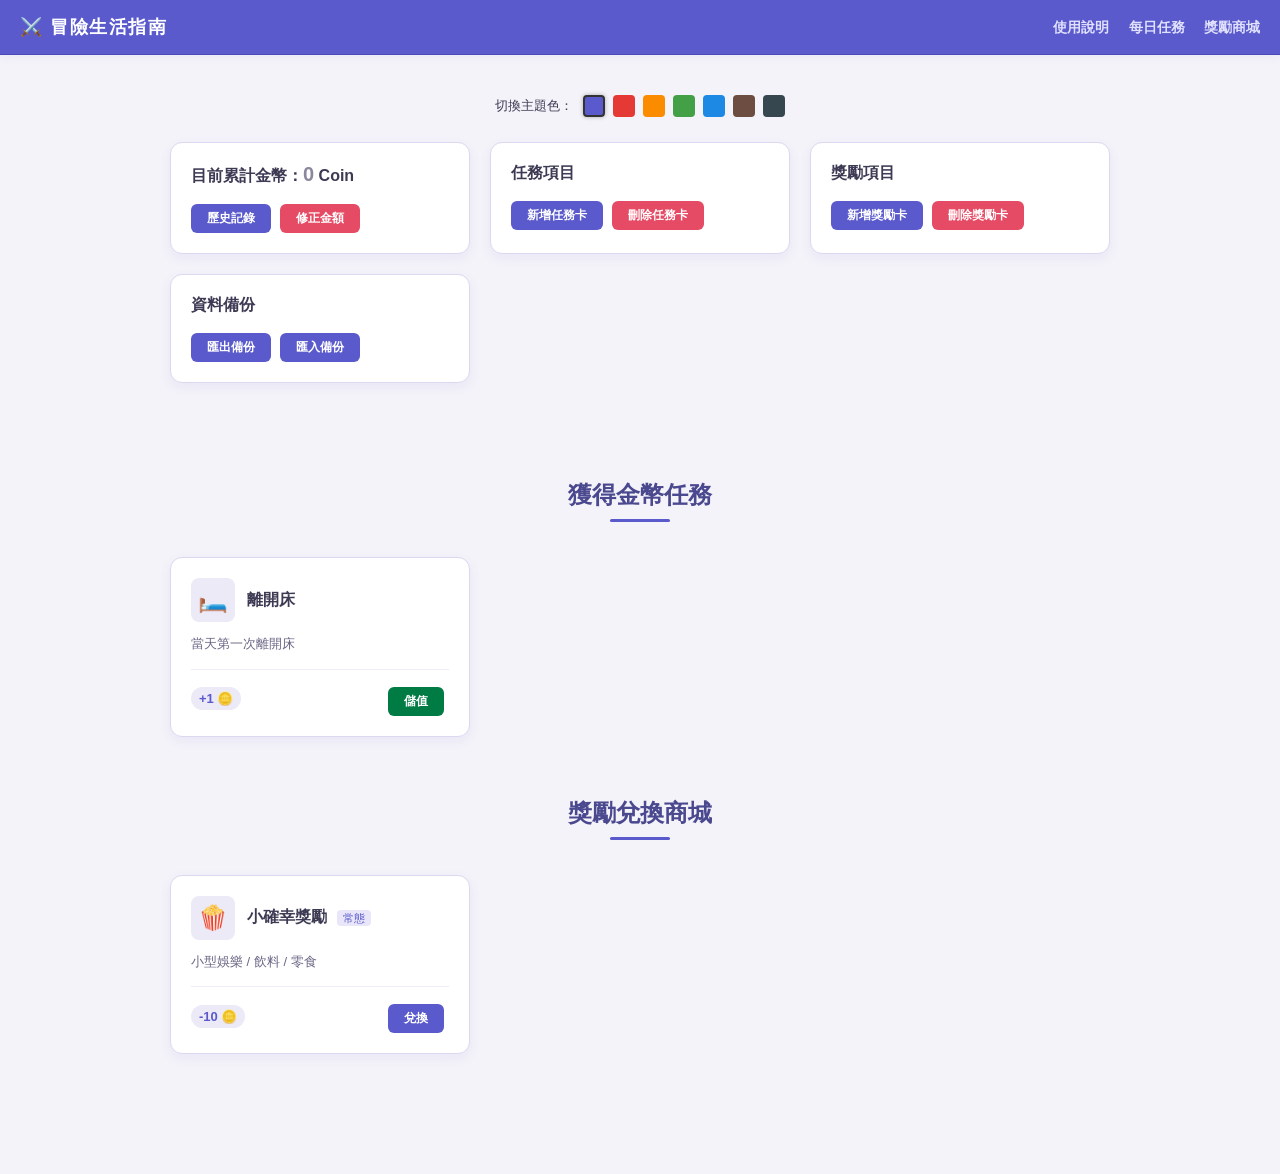
<file: LifeCoin.html>
<!DOCTYPE html>
<html lang="zh-TW">
<head>
  <meta charset="UTF-8">
  <meta name="viewport" content="width=device-width, initial-scale=1.0">
  <meta name="robots" content="noindex, nofollow">
  <title>任務與兌換商城</title>
  <link rel="icon" href="data:image/svg+xml,<svg xmlns=%22http://www.w3.org/2000/svg%22 viewBox=%220 0 100 100%22><text y=%22.9em%22 font-size=%2290%22>🪙</text></svg>">
  <link rel="stylesheet" href="style.css">
  <link id="theme-style" rel="stylesheet" href="theme-purple.css">

  <!-- 在畫面繪製前先套用已儲存的主題，避免重新整理時閃一下紫色 -->
  <script>
    (function () {
      try {
        var t = localStorage.getItem('user-selected-theme');
        if (t && /^theme-[a-z]+\.css$/.test(t)) {
          document.getElementById('theme-style').setAttribute('href', t);
        }
      } catch (e) {}
    })();
  </script>
</head>
<body>

  <!-- 導覽列 -->
  <nav class="navbar">
    <div class="logo">⚔️ 冒險生活指南</div>
    <div class="nav-links">
      <a href="#help" onclick="toggleHelpModal(true); return false;">使用說明</a>
      <a href="#tasks">每日任務</a>
      <a href="#shop">獎勵商城</a>
    </div>
  </nav>

  <div class="container">

    <!-- 統計列表區塊 -->
    <section id="total">
    <!-- 色彩切換選單 -->
    <div class="theme-picker">
      <span class="theme-picker-title">切換主題色：</span>
      <div class="theme-options">
        <!-- data-theme 裡面填入對應的主題 CSS 檔名 -->
        <button type="button" class="theme-btn theme-purple active" data-theme="theme-purple.css" title="預設紫"></button>
        <button type="button" class="theme-btn theme-red" data-theme="theme-red.css" title="紅色"></button>
        <button type="button" class="theme-btn theme-orange" data-theme="theme-orange.css" title="橙色"></button>
        <button type="button" class="theme-btn theme-green" data-theme="theme-green.css" title="綠色"></button>
        <button type="button" class="theme-btn theme-blue" data-theme="theme-blue.css" title="藍色"></button>
        <button type="button" class="theme-btn theme-brown" data-theme="theme-brown.css" title="咖啡色"></button>
        <button type="button" class="theme-btn theme-dark" data-theme="theme-dark.css" title="黑灰色"></button>
      </div>
    </div>



      <div class="card-grid">

        <div class="total-card">
          <div>
            <div class="card-header">
              <div class="card-title">目前累計金幣：<span id="coin-balance" class="coin-balance">0</span> Coin</div>
            </div>
            <button class="btn-history" onclick="toggleHistoryModal(true)">歷史記錄</button>
            <button class="btn-history btn-danger" onclick="correctCoins()">修正金額</button>
          </div>
        </div>

        <div class="total-card">
          <div>
            <div class="card-header">
              <div class="card-title">任務項目</div>
            </div>
            <button class="btn-history" onclick="openAddTaskModal()">新增任務卡</button>
            <button class="btn-history btn-danger btn-toggle-delete" id="btn-delete-tasks" data-type="tasks" onclick="toggleDeleteMode('tasks', event)">刪除任務卡</button>
          </div>
        </div>

        <div class="total-card">
          <div>
            <div class="card-header">
              <div class="card-title">獎勵項目</div>
            </div>
            <button class="btn-history" onclick="openAddRewardModal()">新增獎勵卡</button>
            <button class="btn-history btn-danger btn-toggle-delete" id="btn-delete-shop" data-type="shop" onclick="toggleDeleteMode('shop', event)">刪除獎勵卡</button>
          </div>
        </div>
      
      <div class="total-card">
          <div>
            <div class="card-header">
              <div class="card-title">資料備份</div>
            </div>
            <button class="btn-history" onclick="exportBackup()">匯出備份</button>
            <button class="btn-history" onclick="openImportPicker()">匯入備份</button>
            <!-- 隱藏的選檔欄位，由「匯入備份」按鈕觸發 -->
            <input type="file" id="import-file-input" accept=".json,application/json" hidden onchange="importBackup(this)">
          </div>
        </div>
      </div>
    </section>

    <br/><br/>

    <!-- 任務列表區塊 -->
    <section id="tasks">
      <h2 class="section-title">獲得金幣任務</h2>
      <div class="card-grid" id="tasks-container">
        <!-- 任務卡片動態渲染於此 -->
      </div>
    </section>

    <!-- 獎勵兌換區塊 -->
    <section id="shop">
      <h2 class="section-title">獎勵兌換商城</h2>
      <div class="card-grid" id="rewards-container">
        <!-- 獎勵卡片動態渲染於此 -->
      </div>
    </section>

  </div>

  <!-- 歷史紀錄 Modal -->
  <div class="modal-overlay" id="history-modal">
    <div class="modal-content">
      <div class="modal-header">
        <div class="modal-title">📜 金幣變動歷史紀錄</div>
        <button class="close-btn" onclick="toggleHistoryModal(false)">&times;</button>
      </div>
      <div class="history-list" id="history-list-content"></div>
      <div class="modal-footer">
        <button class="btn-clear" onclick="clearHistory()">清空歷史</button>
      </div>
    </div>
  </div>

  <!-- 使用說明 Modal -->
  <div class="modal-overlay" id="help-modal">
    <div class="modal-content">
      <div class="modal-header">
        <div class="modal-title">📖 使用說明</div>
        <button class="close-btn" onclick="toggleHelpModal(false)">&times;</button>
      </div>
      <div class="modal-body">
        <p>
          <span class="help-warning">
            <b>注意事項：</b><br>
            內容僅暫存在裝置中，清快取會導致資料消失。<br>
            因此電腦與手機不共通。用手機記錄便只能使用手機繼續。<br>
          </span>
          <br>
          <b>任務卡：</b><br>
          新增你想做的事或目標，金額照難易度定價(建議諮詢AI)。<br>
          <br>
          <b>獎勵卡：</b><br>
          新增獎勵，不限食物或高額獎品，也可以是旅行，任何想得到對自己可以達到滿足效果或是想爭取的動力的事物。<br>
          可分為小獎勵、中獎勵及大獎勵，由自己決定，金額照難易度定價(建議諮詢AI)<br>
          <br>
          <b>新增卡片：</b><br>
          要有下好離手的決心，無法對卡片進行修改，以免發生不停改金額的事。若不小心打錯字，只能刪除重來。<br>
          定價建議向AI諮詢，詳細說明任務對自己來說困難度在哪裡?為什麼想要做這個任務。<br>
          <br>
          <b>新增獎勵：</b><br>
          也可以向AI說明，該獎勵對自己的重要性、糾結著要不要買或是其他理由。<br>
          愈詳細AI能評斷的定價會愈合理。<br>
          要是覺得太簡單可以向AI提出想提高難度，並跟他討論自己能力的可行性再改，否則做不到只是增加挫敗感。<br>
          不要太過於討價還價，因為AI被盧久了就會順從你的渴望，那就沒意義了。<br>
          <br>
          ©Ed Brawley<br>
          
        </p>
      </div>
      <div class="modal-footer">
        <button class="btn-clear" onclick="toggleHelpModal(false)">關閉</button>
      </div>
    </div>
  </div>

  <!-- 新增任務/獎勵 Modal -->
  <div class="modal-overlay" id="add-card-modal">
    <div class="modal-content">
      <div class="modal-header">
        <div class="modal-title" id="add-card-title">新增卡片</div>
        <button class="close-btn" onclick="closeAddCardModal()">&times;</button>
      </div>
      <div class="modal-body">
        <input type="hidden" id="card-type-input">
        <div class="form-group">
          <label>Emoji 圖示：</label>
          <input type="text" id="card-icon-input" placeholder="例如：🎨、☕">
        </div>
        <div class="form-group">
          <label>名稱：</label>
          <input type="text" id="card-name-input" placeholder="請輸入名稱" maxlength="40">
        </div>
        <div class="form-group">
          <label>描述說明：</label>
          <textarea id="card-desc-input" rows="3" placeholder="請輸入詳細描述" maxlength="200"></textarea>
        </div>
        <div class="form-group">
          <label>點數/金額：</label>
          <input type="number" id="card-pts-input" placeholder="請輸入點數數量" min="1">
        </div>
        <div class="form-group" id="reward-mode-group" style="display: none;">
          <label>兌換模式：</label>
          <select id="card-mode-input">
            <option value="always">常態（兌換後保留）</option>
            <option value="once">單次（兌換後自動刪除）</option>
          </select>
        </div>
      </div>
      <div class="modal-footer">
        <button class="btn-submit" onclick="submitNewCard()">確認新增</button>
      </div>
    </div>
  </div>
<!-- 外部引用 JS 檔 -->
  <script src="app.js"></script>
  
</body>
</html>
</file>
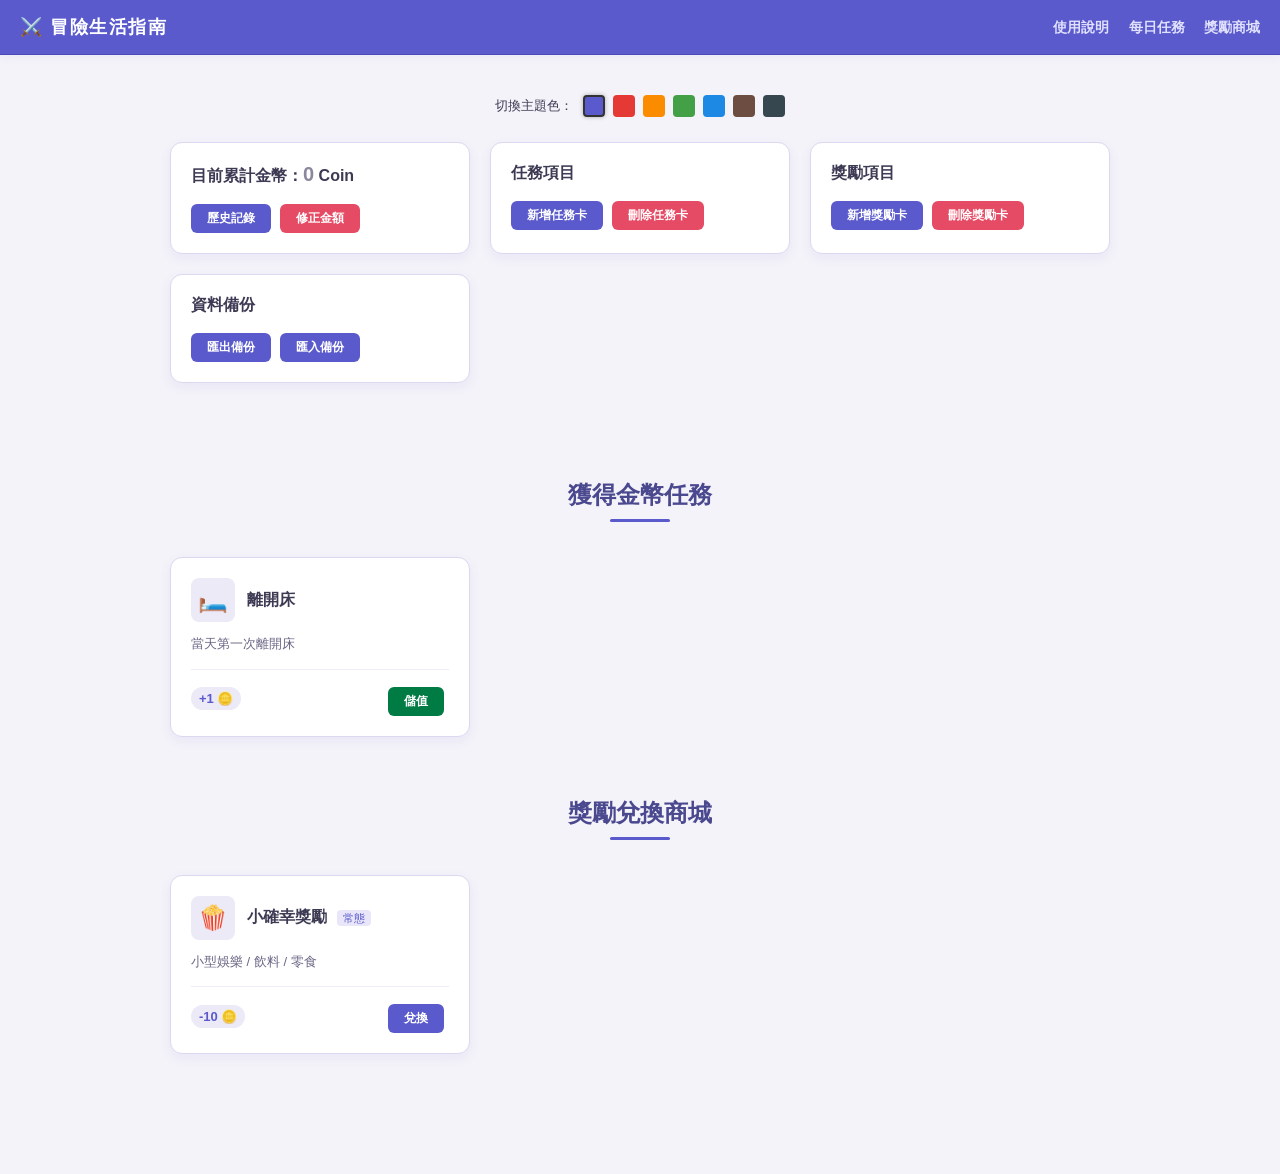
<file: LifeCoinTemplate.html>
<!DOCTYPE html>
<html lang="zh-TW">
<head>
  <meta charset="UTF-8">
  <meta name="viewport" content="width=device-width, initial-scale=1.0">
  <meta name="robots" content="noindex, nofollow">
  <title>任務與兌換商城</title>
  <link rel="icon" href="data:image/svg+xml,<svg xmlns=%22http://www.w3.org/2000/svg%22 viewBox=%220 0 100 100%22><text y=%22.9em%22 font-size=%2290%22>🪙</text></svg>">
  <link rel="stylesheet" href="style.css">
  <link id="theme-style" rel="stylesheet" href="theme-purple.css">

  <!-- 在畫面繪製前先套用已儲存的主題，避免重新整理時閃一下紫色 -->
  <script>
    (function () {
      try {
        var t = localStorage.getItem('user-selected-theme');
        if (t && /^theme-[a-z]+\.css$/.test(t)) {
          document.getElementById('theme-style').setAttribute('href', t);
        }
      } catch (e) {}
    })();
  </script>
</head>
<body>

  <!-- 導覽列 -->
  <nav class="navbar">
    <div class="logo">⚔️ 冒險生活指南</div>
    <div class="nav-links">
      <a href="#help" onclick="toggleHelpModal(true); return false;">使用說明</a>
      <a href="#tasks">每日任務</a>
      <a href="#shop">獎勵商城</a>
    </div>
  </nav>

  <div class="container">

    <!-- 統計列表區塊 -->
    <section id="total">
    <!-- 色彩切換選單 -->
    <div class="theme-picker">
      <span class="theme-picker-title">切換主題色：</span>
      <div class="theme-options">
        <!-- data-theme 裡面填入對應的主題 CSS 檔名 -->
        <button type="button" class="theme-btn theme-purple active" data-theme="theme-purple.css" title="預設紫"></button>
        <button type="button" class="theme-btn theme-red" data-theme="theme-red.css" title="紅色"></button>
        <button type="button" class="theme-btn theme-orange" data-theme="theme-orange.css" title="橙色"></button>
        <button type="button" class="theme-btn theme-green" data-theme="theme-green.css" title="綠色"></button>
        <button type="button" class="theme-btn theme-blue" data-theme="theme-blue.css" title="藍色"></button>
        <button type="button" class="theme-btn theme-brown" data-theme="theme-brown.css" title="咖啡色"></button>
        <button type="button" class="theme-btn theme-dark" data-theme="theme-dark.css" title="黑灰色"></button>
      </div>
    </div>



      <div class="card-grid">

        <div class="total-card">
          <div>
            <div class="card-header">
              <div class="card-title">目前累計金幣：<span id="coin-balance" class="coin-balance">0</span> Coin</div>
            </div>
            <button class="btn-history" onclick="toggleHistoryModal(true)">歷史記錄</button>
            <button class="btn-history btn-danger" onclick="correctCoins()">修正金額</button>
          </div>
        </div>

        <div class="total-card">
          <div>
            <div class="card-header">
              <div class="card-title">任務項目</div>
            </div>
            <button class="btn-history" onclick="openAddTaskModal()">新增任務卡</button>
            <button class="btn-history btn-danger btn-toggle-delete" id="btn-delete-tasks" data-type="tasks" onclick="toggleDeleteMode('tasks', event)">刪除任務卡</button>
          </div>
        </div>

        <div class="total-card">
          <div>
            <div class="card-header">
              <div class="card-title">獎勵項目</div>
            </div>
            <button class="btn-history" onclick="openAddRewardModal()">新增獎勵卡</button>
            <button class="btn-history btn-danger btn-toggle-delete" id="btn-delete-shop" data-type="shop" onclick="toggleDeleteMode('shop', event)">刪除獎勵卡</button>
          </div>
        </div>
        <div class="total-card">
          <div>
            <div class="card-header">
              <div class="card-title">資料備份</div>
            </div>
            <button class="btn-history" onclick="exportBackup()">匯出備份</button>
            <button class="btn-history" onclick="openImportPicker()">匯入備份</button>
            <!-- 隱藏的選檔欄位，由「匯入備份」按鈕觸發 -->
            <input type="file" id="import-file-input" accept=".json,application/json" hidden onchange="importBackup(this)">
          </div>
        </div>
      </div>
    </section>

    <br/><br/>

    <!-- 任務列表區塊 -->
    <section id="tasks">
      <h2 class="section-title">獲得金幣任務</h2>
      <div class="card-grid" id="tasks-container">
        <!-- 任務卡片動態渲染於此 -->
      </div>
    </section>

    <!-- 獎勵兌換區塊 -->
    <section id="shop">
      <h2 class="section-title">獎勵兌換商城</h2>
      <div class="card-grid" id="rewards-container">
        <!-- 獎勵卡片動態渲染於此 -->
      </div>
    </section>

  </div>

  <!-- 歷史紀錄 Modal -->
  <div class="modal-overlay" id="history-modal">
    <div class="modal-content">
      <div class="modal-header">
        <div class="modal-title">📜 金幣變動歷史紀錄</div>
        <button class="close-btn" onclick="toggleHistoryModal(false)">&times;</button>
      </div>
      <div class="history-list" id="history-list-content"></div>
      <div class="modal-footer">
        <button class="btn-clear" onclick="clearHistory()">清空歷史</button>
      </div>
    </div>
  </div>

  <!-- 使用說明 Modal -->
  <div class="modal-overlay" id="help-modal">
    <div class="modal-content">
      <div class="modal-header">
        <div class="modal-title">📖 使用說明</div>
        <button class="close-btn" onclick="toggleHelpModal(false)">&times;</button>
      </div>
      <div class="modal-body">
        <p>
          <span class="help-warning">
            <b>注意事項：</b><br>
            內容僅暫存在裝置中，清快取會導致資料消失。<br>
            因此電腦與手機不共通。用手機記錄便只能使用手機繼續。<br>
          </span>
          <br>
          <b>任務卡：</b><br>
          新增你想做的事或目標，金額照難易度定價(建議諮詢AI)。<br>
          <br>
          <b>獎勵卡：</b><br>
          新增獎勵，不限食物或高額獎品，也可以是旅行，任何想得到對自己可以達到滿足效果或是想爭取的動力的事物。<br>
          可分為小獎勵、中獎勵及大獎勵，由自己決定，金額照難易度定價(建議諮詢AI)<br>
          <br>
          <b>新增卡片：</b><br>
          要有下好離手的決心，無法對卡片進行修改，以免發生不停改金額的事。若不小心打錯字，只能刪除重來。<br>
          定價建議向AI諮詢，詳細說明任務對自己來說困難度在哪裡?為什麼想要做這個任務。<br>
          <br>
          <b>新增獎勵：</b><br>
          也可以向AI說明，該獎勵對自己的重要性、糾結著要不要買或是其他理由。<br>
          愈詳細AI能評斷的定價會愈合理。<br>
          要是覺得太簡單可以向AI提出想提高難度，並跟他討論自己能力的可行性再改，否則做不到只是增加挫敗感。<br>
          不要太過於討價還價，因為AI被盧久了就會順從你的渴望，那就沒意義了。<br>
          <br>
          ©Ed Brawley<br>
          
        </p>
      </div>
      <div class="modal-footer">
        <button class="btn-clear" onclick="toggleHelpModal(false)">關閉</button>
      </div>
    </div>
  </div>

  <!-- 新增任務/獎勵 Modal -->
  <div class="modal-overlay" id="add-card-modal">
    <div class="modal-content">
      <div class="modal-header">
        <div class="modal-title" id="add-card-title">新增卡片</div>
        <button class="close-btn" onclick="closeAddCardModal()">&times;</button>
      </div>
      <div class="modal-body">
        <input type="hidden" id="card-type-input">
        <div class="form-group">
          <label>Emoji 圖示：</label>
          <input type="text" id="card-icon-input" placeholder="例如：🎨、☕">
        </div>
        <div class="form-group">
          <label>名稱：</label>
          <input type="text" id="card-name-input" placeholder="請輸入名稱" maxlength="40">
        </div>
        <div class="form-group">
          <label>描述說明：</label>
          <textarea id="card-desc-input" rows="3" placeholder="請輸入詳細描述" maxlength="200"></textarea>
        </div>
        <div class="form-group">
          <label>點數/金額：</label>
          <input type="number" id="card-pts-input" placeholder="請輸入點數數量" min="1">
        </div>
        <div class="form-group" id="reward-mode-group" style="display: none;">
          <label>兌換模式：</label>
          <select id="card-mode-input">
            <option value="always">常態（兌換後保留）</option>
            <option value="once">單次（兌換後自動刪除）</option>
          </select>
        </div>
      </div>
      <div class="modal-footer">
        <button class="btn-submit" onclick="submitNewCard()">確認新增</button>
      </div>
    </div>
  </div>
<!-- 外部引用 JS 檔 -->
  <script src="app.js"></script>
  
</body>
</html>
</file>
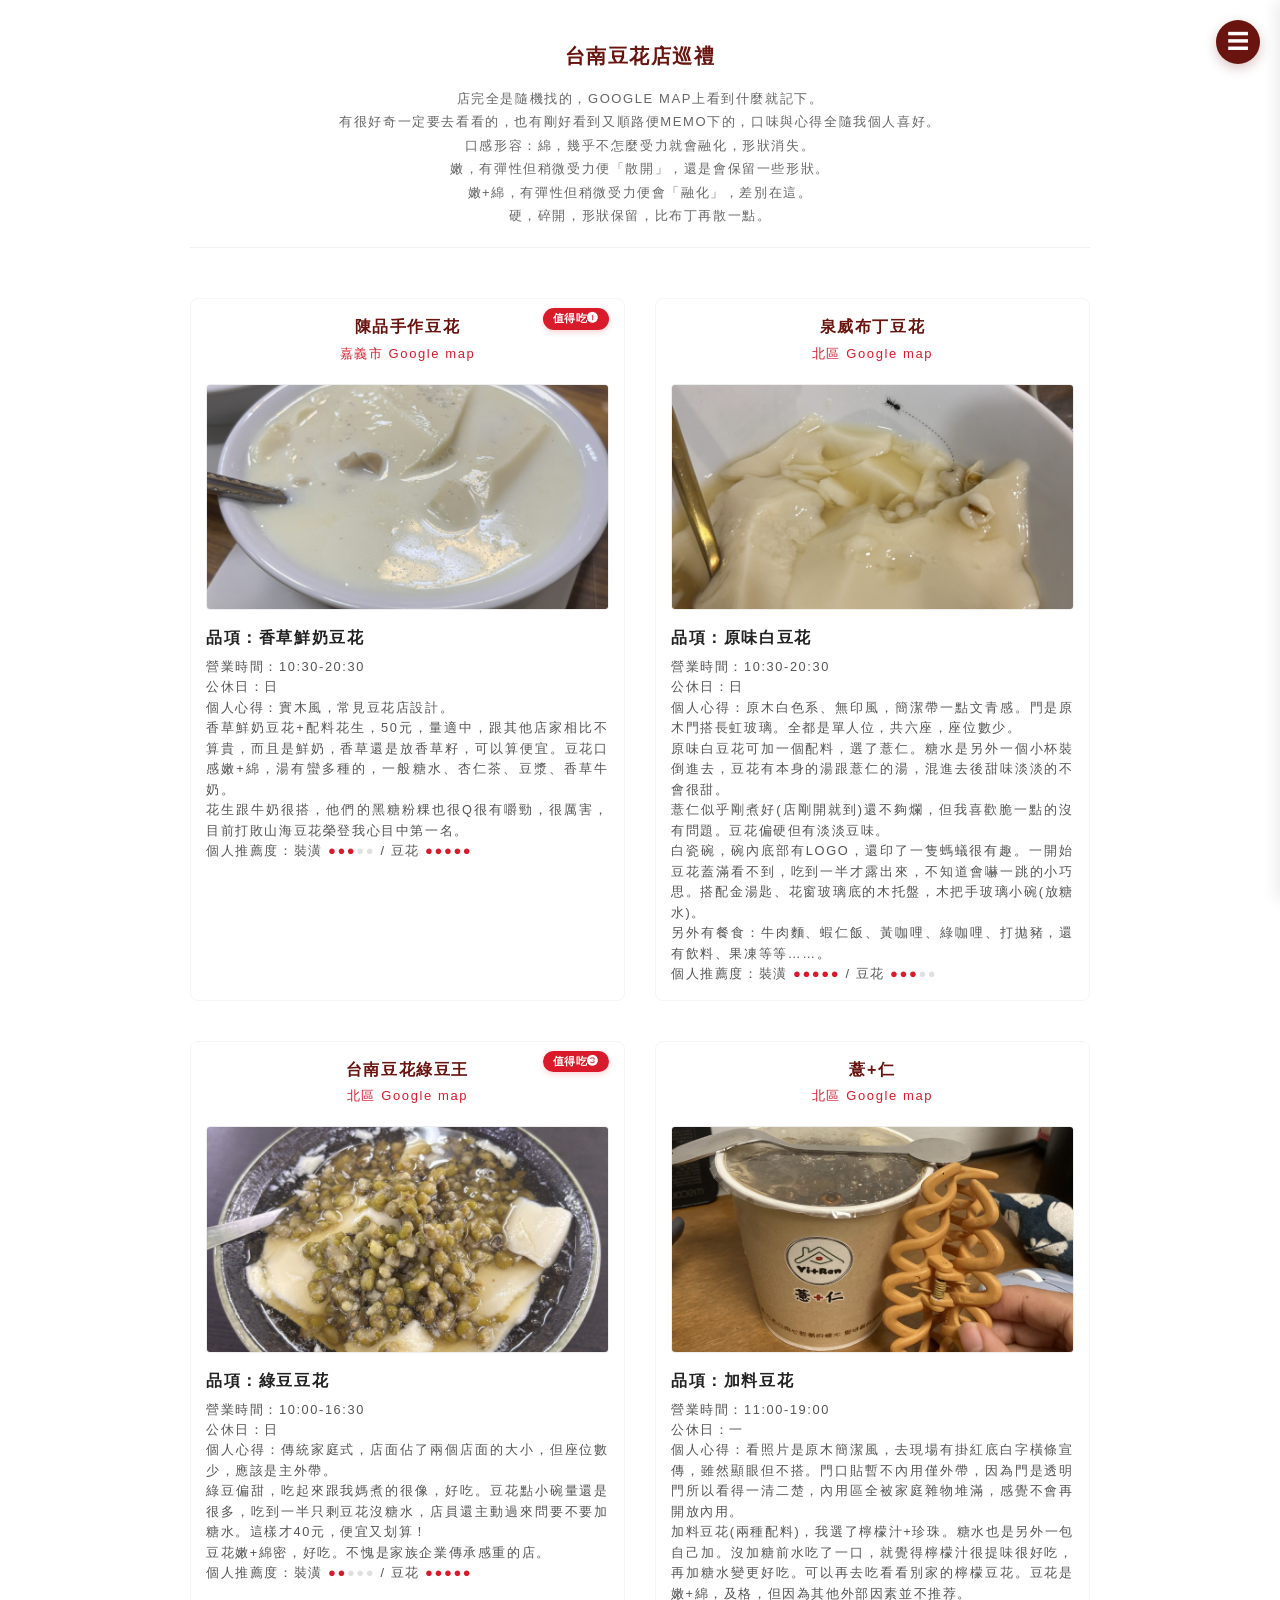
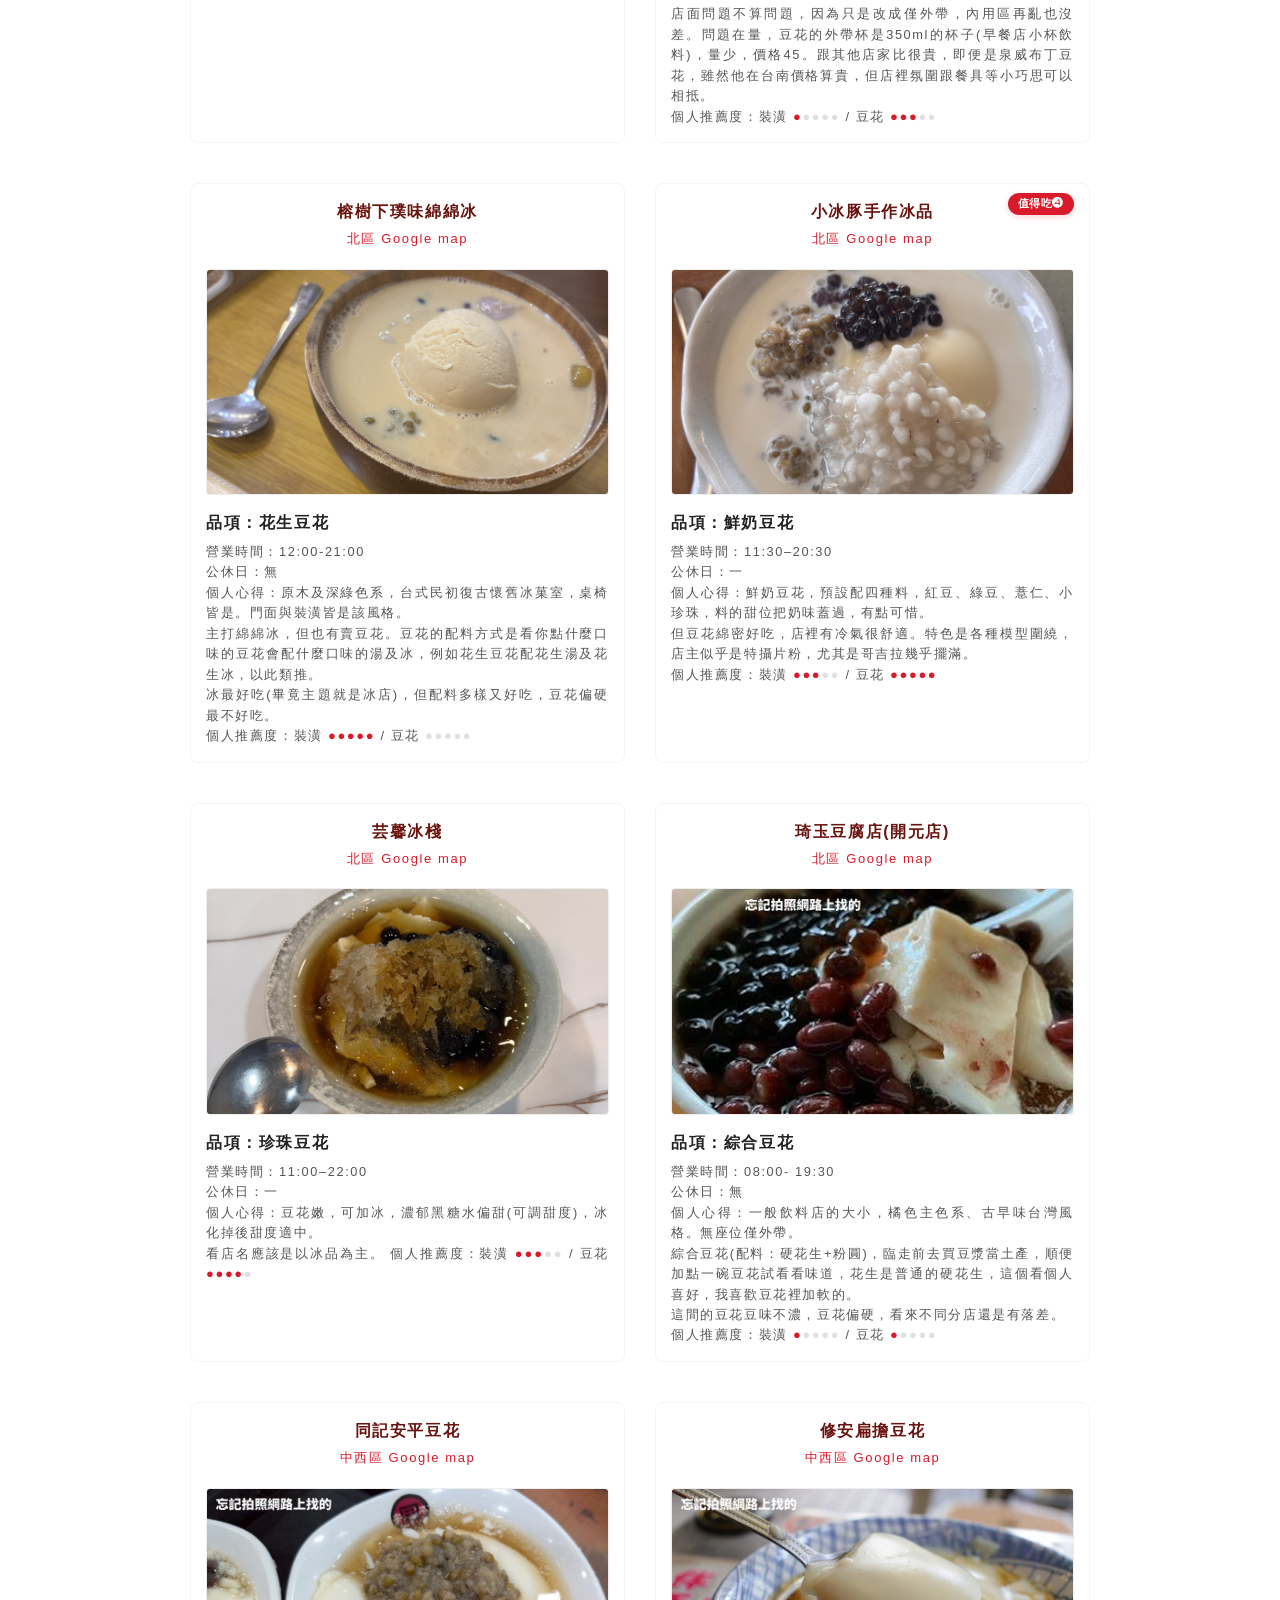
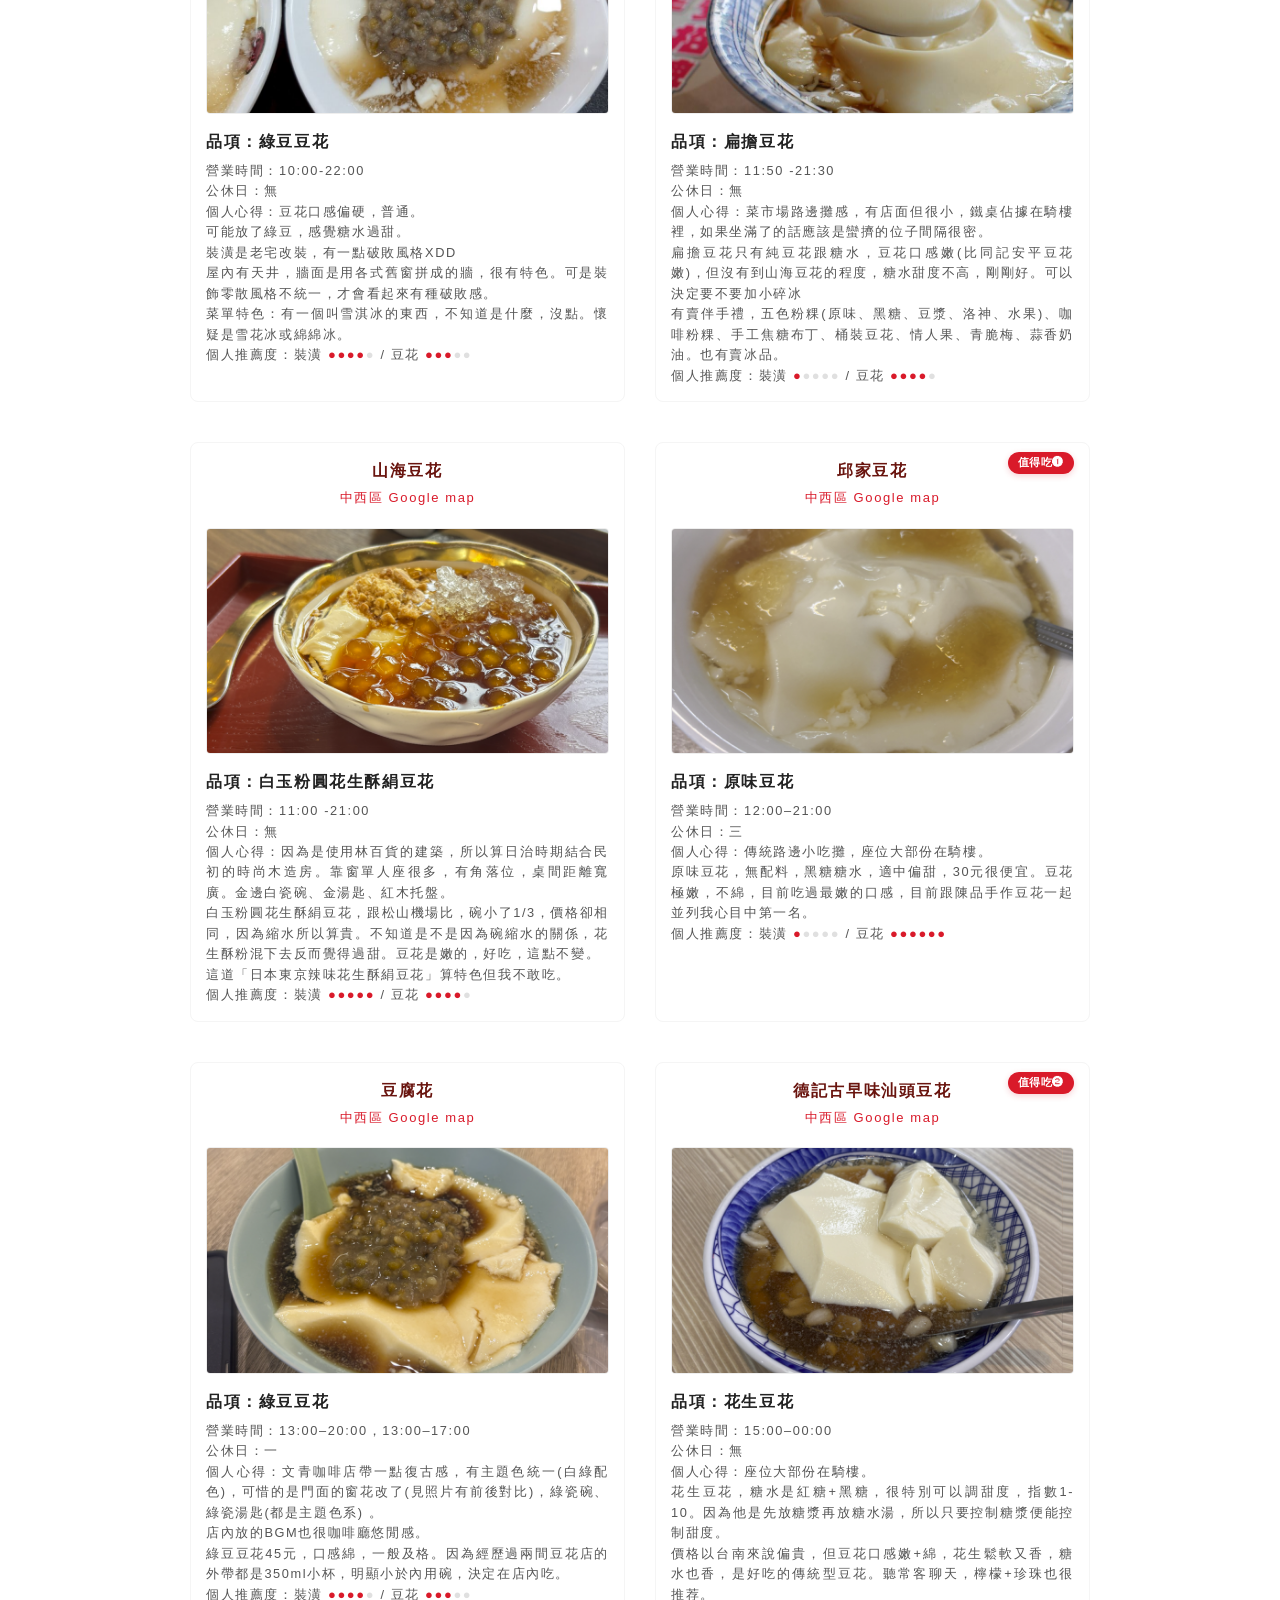
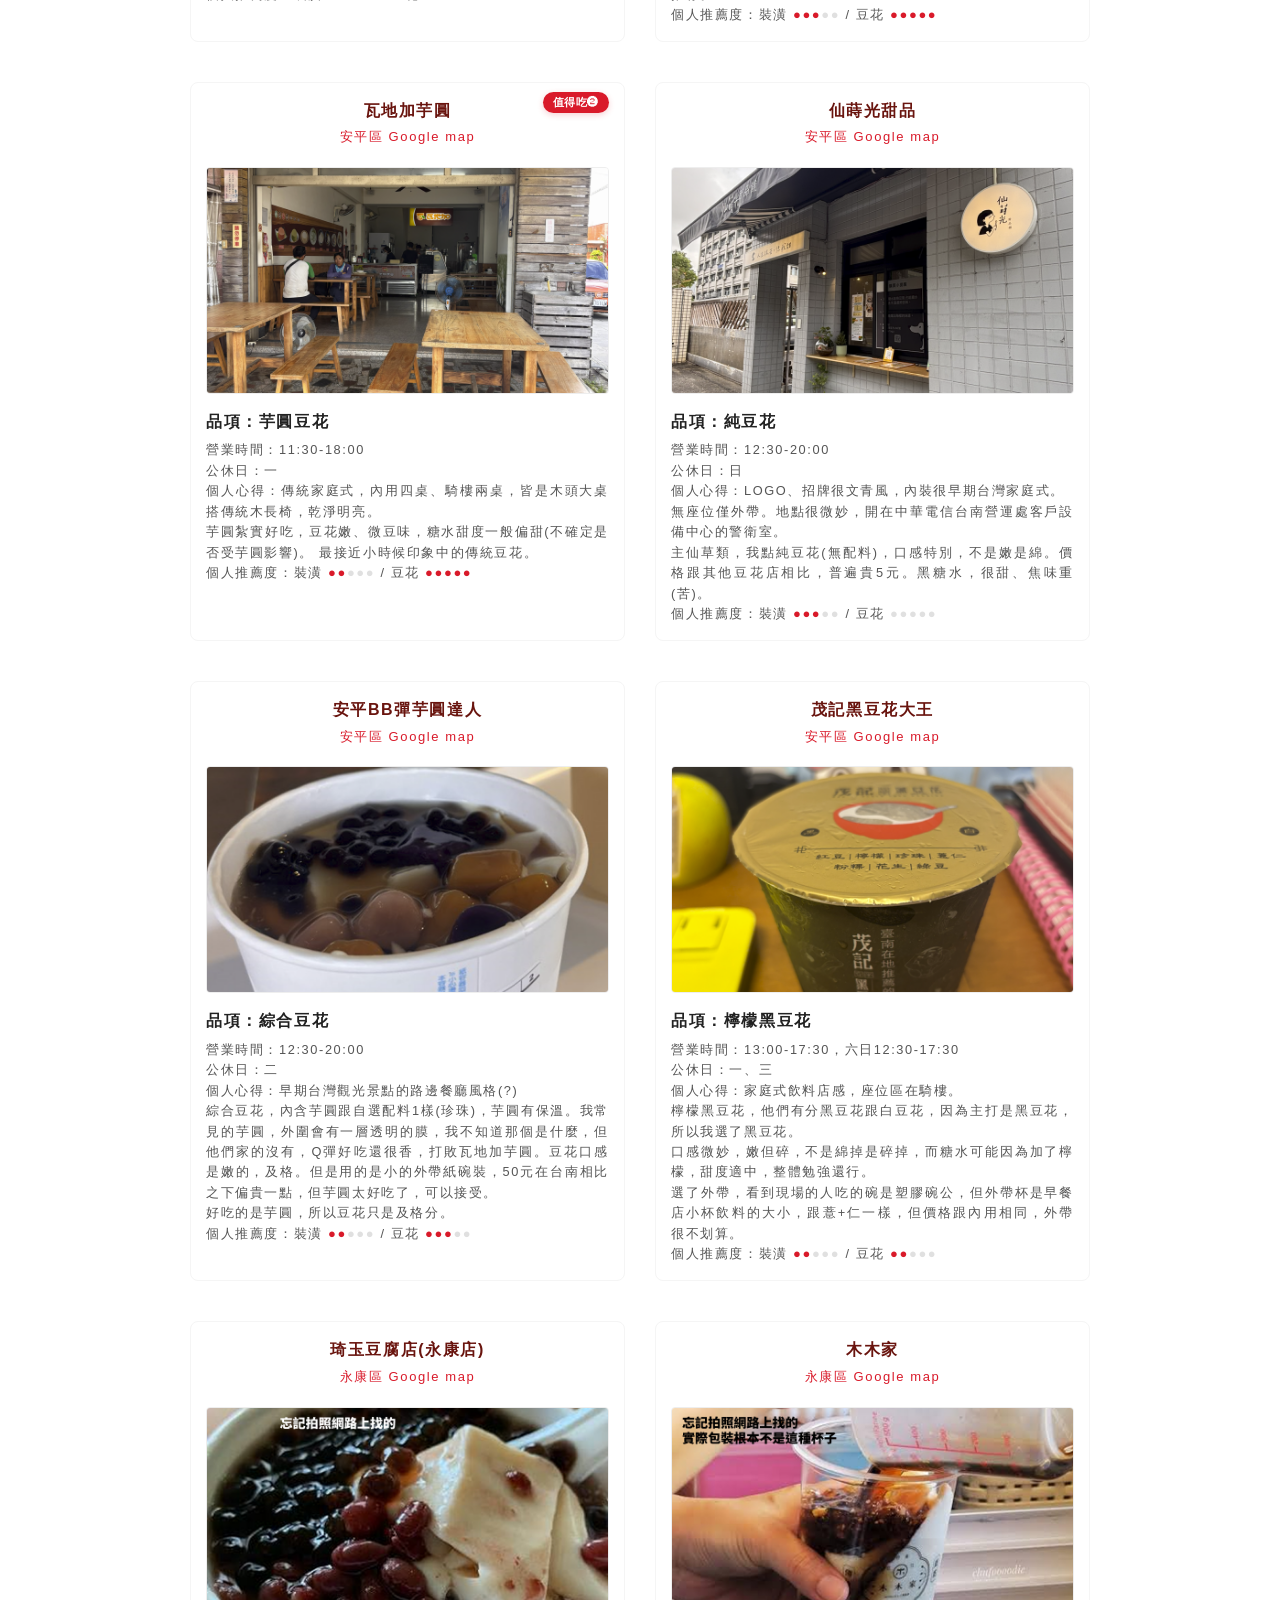
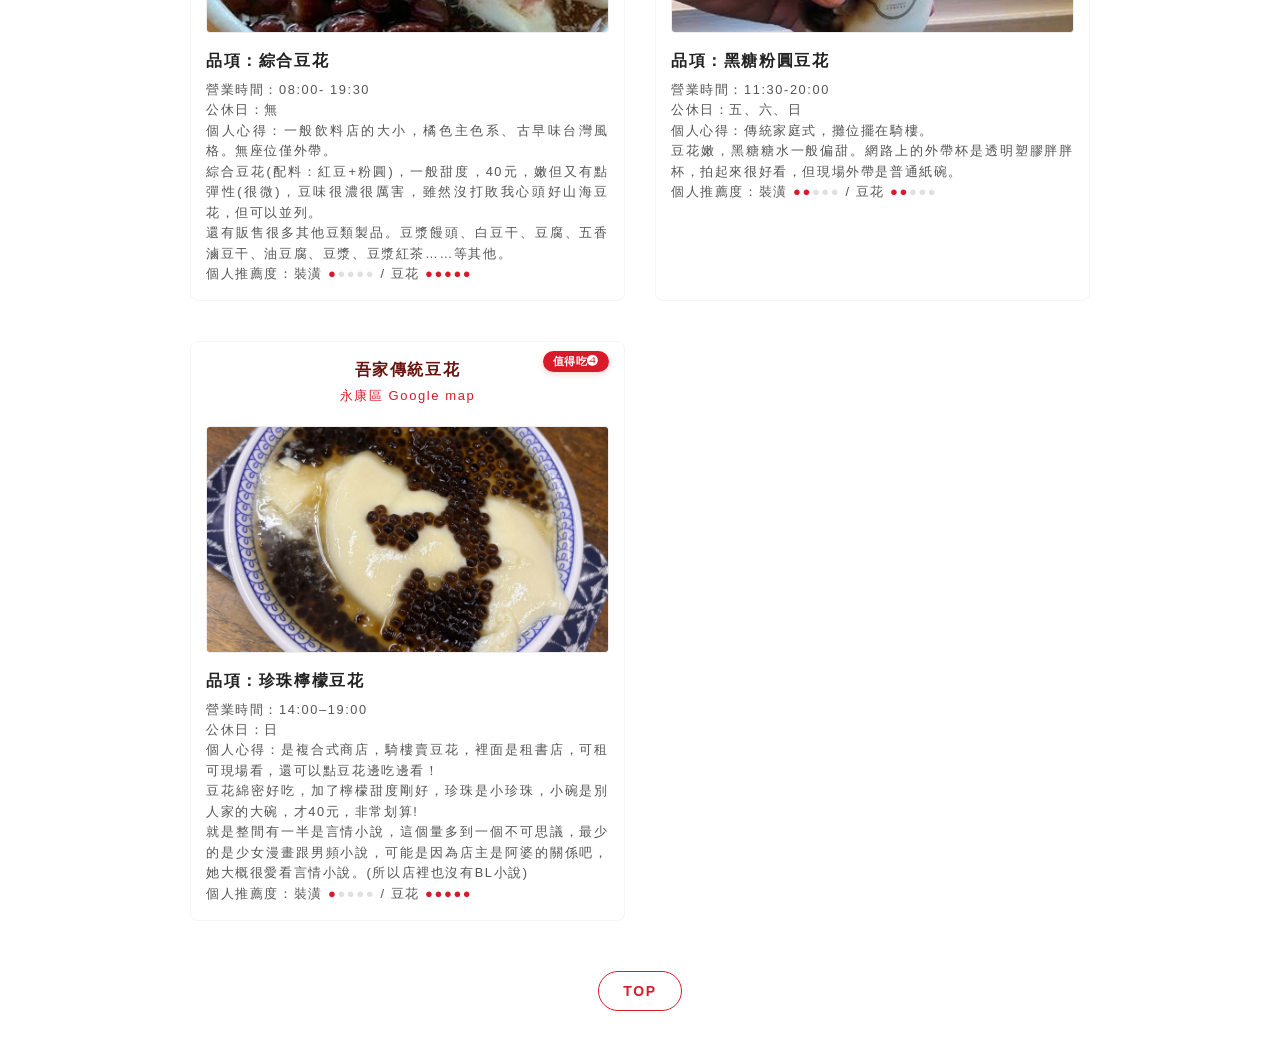
<file: ShopHopping.html>
<!DOCTYPE html>
<html lang="zh-TW">
<head>
  <meta charset="UTF-8">
  <meta name="viewport" content="width=device-width, initial-scale=1.0">
  <meta name="robots" content="noindex, nofollow">  <!-- 加入這行，阻止搜尋引擎索引此頁面 -->
  <link rel="icon" type="image/png" href="images/Favicon32x32.png">
  <title>豆花店巡禮 | DouHua Hopping</title>
  <style>
  * {
    box-sizing: border-box;
    margin: 0;
    padding: 0;
  }

  /* 全局設定平滑滾動 */
  html {
    scroll-behavior: smooth;
  }

  body {
    font-family: -apple-system, BlinkMacSystemFont, "Segoe UI", Roboto, "Helvetica Neue", Arial, sans-serif;
    color: #333333;
    background-color: #ffffff; /* 主色：白色 */
    line-height: 1.6;
    padding: 40px 20px;
    letter-spacing: 0.1em;
  }

  a{
    text-decoration: none;
  }

  .product-location a {
    text-decoration: none;
    color: #d91a2a; /* 預設連結使用鮮豔紅點綴 */
    transition: color 0.2s ease;
  }

  .product-location a:hover {
    color: #ffffff; /* 懸停時切換為深酒紅 */
    text-decoration: none;
    padding: 2px 8px;
    border-radius: 20px;
    transition: all 0.3s ease;
    background-color: #d91a2a;
  }

  .container {
    max-width: 900px;
    margin: 0 auto;
  }

  /* ================= 隨畫面滑動的 Menu 樣式 ================= */
  /* 漢堡按鈕 */
  .menu-toggle {
    position: fixed;
    top: 20px;
    right: 20px;
    z-index: 1000;
    background-color: #69140e; /* 裝飾主色：深酒紅 */
    color: #ffffff;
    border: none;
    width: 44px;
    height: 44px;
    border-radius: 50%;
    font-size: 22px;
    cursor: pointer;
    box-shadow: 0 4px 12px rgba(105, 20, 14, 0.25);
    display: flex;
    align-items: center;
    justify-content: center;
    transition: background-color 0.3s, transform 0.2s;
  }

  .menu-toggle:hover {
    background-color: #d91a2a; /* 裝飾亮色：鮮艷紅 */
    transform: scale(1.05);
  }

  /* 選單抽屜 */
  .nav-menu {
    position: fixed;
    top: 0;
    right: -250px; /* 預設隱藏在右側外 */
    width: 250px;
    height: 100%;
    background-color: rgba(255, 255, 255, 0.8);
    box-shadow: -4px 0 15px rgba(0, 0, 0, 0.08);
    z-index: 999;
    padding-top: 80px;
    transition: right 0.3s ease;
    border: none; 
  }

  /* 選單展開時的狀態 */
  .nav-menu.active {
    right: 0;
  }

  .nav-menu ul {
    list-style: none;
  }

  .nav-menu li a {
    display: block;
    padding: 15px 30px;
    font-size: 16px;
    font-weight: bold;
    color: #333333;
    border-bottom: 1px solid #f0f0f0;
    transition: background-color 0.2s, color 0.2s, padding-left 0.2s;
  }

  .nav-menu li a:hover {
    background-color: #fff8f8; /* 帶有微紅底色的輕盈感 */
    color: #d91a2a;
    padding-left: 35px;
    border-left: 3px solid #d91a2a; /* 邊框裝飾線 */
  }

  /* 選單遮罩 (點擊背景關閉選單) */
  .menu-overlay {
    position: fixed;
    top: 0;
    left: 0;
    width: 100%;
    height: 100%;
    background-color: rgba(105, 20, 14, 0.15); /* 帶有酒紅調的半透明遮罩 */
    z-index: 998;
    display: none;
  }

  .menu-overlay.active {
    display: block;
  }
  /* ========================================================= */

  /* 頂部標題區域 */
  .header {
    text-align: center;
    margin-bottom: 50px;
    padding-bottom: 20px;
    border-bottom: 1px solid #f0f0f0;
  }

  .header h1 {
    font-size: 20px;
    font-weight: bold;
    color: #69140e; /* 標題採用深酒紅 */
    margin-bottom: 15px;
    letter-spacing: 1.5px;
  }

  .header p {
    font-size: 13px;
    color: #666666;
    line-height: 1.8;
  }

  /* 店家列表網格 */
  .product-grid {
    display: grid;
    grid-template-columns: repeat(2, 1fr);
    gap: 40px 30px;
    margin-bottom: 50px;
  }

  /* 單一店家卡片 */
  .product-card {
    position: relative; /* 讓tag對齊用 */
    display: flex;
    flex-direction: column;
    scroll-margin-top: 80px; /* 避免滑動定位時貼頂遮擋 */
    background-color: #ffffff;
    border-radius: 8px;
    padding: 15px;
    border: 1px solid #f5f5f5;
    font-size: 1em;
    transition: box-shadow 0.3s ease;
    /* 設定卡片過渡動畫基礎 */
    opacity: 1;
    transform: scale(1);
    transition: opacity 0.3s ease, transform 0.3s ease;
  }

  /* 淡出狀態：透明度歸零、微幅縮小 */
  .product-card.fade-out {
    opacity: 0;
    transform: scale(0.95);
  }

  /* 完全隱藏狀態：釋放版面空間 */
  .product-card.hidden {
    display: none !important;
  }

  .product-card:hover {
    box-shadow: 0 4px 15px rgba(105, 20, 14, 0.06); /* 滑過卡片時柔和深紅陰影 */
  }

  .product-header {
    text-align: center;
    margin-bottom: 15px;
  }

  .product-name-sub {
    font-size: 16px;
    font-weight: bold;
    color: #69140e; /* 店名強調使用深酒紅 */
    margin-bottom: 4px;
  }

  .product-location {
    font-size: 13px;
    color: #666666;
    margin-bottom: 4px;
  }

  .product-location a {
    color: #d91a2a;
    font-weight: 500;
  }

  .product-content {
    display: flex;
    flex-direction: column; /* 改為垂直排列 */
    gap: 15px;
  }

  .product-image {
   width: 100%; /* 寬度改為 100% */
    aspect-ratio: 16 / 9; /* 可依需求改為 1/1 方形或 16/9 橫圖 */
    object-fit: cover;
    background-color: #fafafa;
    border-radius: 4px;
    border: 1px solid #eee;
  }

  .product-info {
    width: 100%;
  }

  .product-title {
    font-size: 1em;
    font-weight: bold;
    color: #222222;
    margin-bottom: 6px;
  }

  .product-tag {
    font-size: 12px;
    color: #888888;
    margin-bottom: 10px;
  }

  .product-description {
    font-size: 0.8em;
    color: #555555;
    text-align: justify;
    line-height: 1.6;
  }

  /* 評分元件樣式 */
  .rating {
    color: #e0e0e0; /* 未得分的灰色圓點 */
    font-size: 13px;
  }

  .rating .active {
    color: #d91a2a; /* 得分的紅圓點 */
  }

  /* 值得吃 TAG 樣式 */
  .badge-tag {
    position: absolute;   /* 設定絕對定位 */
    top: 5px;            /* 距離卡片頂部距離 */
    right: 15px;          /* 距離卡片右側距離 */
    width: auto;          /* auto 讓寬度隨文字自動調整 */
    display: inline-block;
    background-color: #d91a2a; /* 亮紅色背景 */
    color: #ffffff;            /* 白字 */
    font-size: 11px;
    font-weight: bold;
    text-align: center;
    padding: 2px 10px;
    border-radius: 12px;
    margin: 4px 0 6px 0;
    letter-spacing: 0.05em;
    box-shadow: 0 2px 6px rgba(217, 26, 42, 0.2);
    z-index: 2;
  }

  /* 底部連結 */
  .footer-link {
    text-align: center;
    margin-top: 40px;
  }

  .footer-link a {
    display: inline-block;
    color: #d91a2a;
    font-size: 14px;
    font-weight: bold;
    padding: 8px 24px;
    border: 1.5px solid #d91a2a;
    border-radius: 20px;
    transition: all 0.3s ease;
  }

  .footer-link a:hover {
    background-color: #d91a2a;
    color: #ffffff;
  }


  /* 響應式調整 */
  @media (max-width: 680px) {
    .header p {
    font-size: 1em;
    text-align: left;
    }
    .product-description {
    font-size: 1em;
    }
    .product-title {
    font-size: 1.2em;
    }
    .product-grid {
      grid-template-columns: 1fr;
    }
  }
</style>
</head>
<body>
  <!-- 漢堡按鈕 -->
  <button class="menu-toggle" id="menuToggle" aria-label="選單">☰</button>

  <!-- 滑動 Menu 選單 -->
  <nav class="nav-menu" id="navMenu">
    <ul>
      <li><a href="#north" class="menu-item">北區</a></li>
      <li><a href="#west-central" class="menu-item">中西區</a></li>
      <li><a href="#anping" class="menu-item">安平區</a></li>
      <li><a href="#yongkang" class="menu-item">永康區</a></li>
      <li><a href="javascript:void(0);" id="toggleRankBtn">值得吃</a></li>
      <li><a href="#top" class="menu-item">TOP</a></li>
    </ul>
  </nav>

  <!-- 選單背景遮罩 -->
  <div class="menu-overlay" id="menuOverlay"></div>

  <div class="container" id="top">
    <!-- 頁頭資訊 -->
    <header class="header">
      <h1>台南豆花店巡禮</h1>
      <p>店完全是隨機找的，GOOGLE MAP上看到什麼就記下。<br>
      有很好奇一定要去看看的，也有剛好看到又順路便MEMO下的，口味與心得全隨我個人喜好。<br>
      口感形容：綿，幾乎不怎麼受力就會融化，形狀消失。<br>
      嫩，有彈性但稍微受力便「散開」，還是會保留一些形狀。<br>
      嫩+綿，有彈性但稍微受力便會「融化」，差別在這。<br>
      硬，碎開，形狀保留，比布丁再散一點。</p>
    </header>

    <!-- 店家區塊 -->
    <main class="product-grid">

    <!-- 店家 嘉義市 -->
      <article class="product-card" class="product-card rank5">
        <span class="badge-tag">值得吃➊</span>
        <div class="product-header">
          <div class="product-name-sub">陳品手作豆花</div>
          <div class="product-location"><a href="https://maps.app.goo.gl/fr6mKyLEDSPwHwmy9" target="_blank">嘉義市 Google map</a></div>
        </div>
        <div class="product-content">
          <img class="product-image" src="images/陳品手作豆花.png" alt="香草鮮奶豆花">
          <div class="product-info">
            <h2 class="product-title">品項：香草鮮奶豆花</h2>
            <p class="product-description">營業時間：10:30-20:30<br>
              公休日：日<br>
              個人心得：實木風，常見豆花店設計。<br>
              香草鮮奶豆花+配料花生，50元，量適中，跟其他店家相比不算貴，而且是鮮奶，香草還是放香草籽，可以算便宜。豆花口感嫩+綿，湯有蠻多種的，一般糖水、杏仁茶、豆漿、香草牛奶。<br>
              花生跟牛奶很搭，他們的黑糖粉粿也很Q很有嚼勁，很厲害，目前打敗山海豆花榮登我心目中第一名。<br>
              個人推薦度：裝潢
              <span class="rating"><span class="active">●●●</span>●●</span> 
              / 豆花
              <span class="rating"><span class="active">●●●●●</span></span>
            </p>
          </div>
        </div>
      </article>

      <!-- 店家 北區1 -->
      <article class="product-card" id="north">
        <div class="product-header">
          <div class="product-name-sub">泉威布丁豆花</div>
          <div class="product-location"><a href="https://maps.app.goo.gl/B6WjEhXXNGoQLGgdA" target="_blank">北區 Google map</a></div>
        </div>
        <div class="product-content">
          <img class="product-image" src="images/泉威布丁豆花.png" alt="原味白豆花">
          <div class="product-info">
            <h2 class="product-title">品項：原味白豆花</h2>
            <p class="product-description">營業時間：10:30-20:30<br>
              公休日：日<br>
              個人心得：原木白色系、無印風，簡潔帶一點文青感。門是原木門搭長虹玻璃。全都是單人位，共六座，座位數少。<br>
              原味白豆花可加一個配料，選了薏仁。糖水是另外一個小杯裝倒進去，豆花有本身的湯跟薏仁的湯，混進去後甜味淡淡的不會很甜。<br>
              薏仁似乎剛煮好(店剛開就到)還不夠爛，但我喜歡脆一點的沒有問題。豆花偏硬但有淡淡豆味。<br>
              白瓷碗，碗內底部有LOGO，還印了一隻螞蟻很有趣。一開始豆花蓋滿看不到，吃到一半才露出來，不知道會嚇一跳的小巧思。搭配金湯匙、花窗玻璃底的木托盤，木把手玻璃小碗(放糖水)。<br>
              另外有餐食：牛肉麵、蝦仁飯、黃咖哩、綠咖哩、打拋豬，還有飲料、果凍等等……。<br>
              個人推薦度：裝潢
              <span class="rating"><span class="active">●●●●●</span></span> 
              / 豆花
              <span class="rating"><span class="active">●●●</span>●●</span>
            </p>
          </div>
        </div>
      </article>

      <!-- 店家 北區2 -->
      <article class="product-card" class="product-card rank5">
        <span class="badge-tag">值得吃➌</span>
        <div class="product-header">
          <div class="product-name-sub">台南豆花綠豆王</div>
          <div class="product-location"><a href="https://maps.app.goo.gl/76DKuHErbDhMArYg9" target="_blank">北區 Google map</a></div>
        </div>
        <div class="product-content">
          <img class="product-image" src="images/台南豆花綠豆王.png" alt="綠豆豆花">
          <div class="product-info">
            <h2 class="product-title">品項：綠豆豆花</h2>
            <p class="product-description">營業時間：10:00-16:30<br>
              公休日：日<br>
              個人心得：傳統家庭式，店面佔了兩個店面的大小，但座位數少，應該是主外帶。<br>
              綠豆偏甜，吃起來跟我媽煮的很像，好吃。豆花點小碗量還是很多，吃到一半只剩豆花沒糖水，店員還主動過來問要不要加糖水。這樣才40元，便宜又划算！<br>
              豆花嫩+綿密，好吃。不愧是家族企業傳承感重的店。<br>
              個人推薦度：裝潢
              <span class="rating"><span class="active">●●</span>●●●</span> 
              / 豆花
              <span class="rating"><span class="active">●●●●●</span></span>
            </p>
          </div>
        </div>
      </article>

      <!-- 店家 北區3 -->
      <article class="product-card">
        <div class="product-header">
          <div class="product-name-sub">薏+仁</div>
          <div class="product-location"><a href="https://maps.app.goo.gl/wTtR3stgqQqUQ42h8" target="_blank">北區 Google map</a></div>
        </div>
        <div class="product-content">
          <img class="product-image" src="images/薏+仁.png" alt="加料(檸檬+珍珠)豆花">
          <div class="product-info">
            <h2 class="product-title">品項：加料豆花</h2>
            <p class="product-description">營業時間：11:00-19:00<br>
              公休日：一<br>
              個人心得：看照片是原木簡潔風，去現場有掛紅底白字橫條宣傳，雖然顯眼但不搭。門口貼暫不內用僅外帶，因為門是透明門所以看得一清二楚，內用區全被家庭雜物堆滿，感覺不會再開放內用。<br>
              加料豆花(兩種配料)，我選了檸檬汁+珍珠。糖水也是另外一包自己加。沒加糖前水吃了一口，就覺得檸檬汁很提味很好吃，再加糖水變更好吃。可以再去吃看看別家的檸檬豆花。豆花是嫩+綿，及格，但因為其他外部因素並不推荐。<br>
              店面問題不算問題，因為只是改成僅外帶，內用區再亂也沒差。問題在量，豆花的外帶杯是350ml的杯子(早餐店小杯飲料)，量少，價格45。跟其他店家比很貴，即便是泉威布丁豆花，雖然他在台南價格算貴，但店裡氛圍跟餐具等小巧思可以相抵。<br>
              個人推薦度：裝潢
              <span class="rating"><span class="active">●</span>●●●●</span> 
              / 豆花
              <span class="rating"><span class="active">●●●</span>●●</span>
            </p>
          </div>
        </div>
      </article>

      <!-- 店家 北區4 -->
      <article class="product-card">
        <div class="product-header">
          <div class="product-name-sub">榕樹下璞味綿綿冰</div>
          <div class="product-location"><a href="https://maps.app.goo.gl/4mAhCeu6ZsqNjXtDA" target="_blank">北區 Google map</a></div>
        </div>
        <div class="product-content">
          <img class="product-image" src="images/榕樹下璞味綿綿冰.png" alt="花生豆花">
          <div class="product-info">
            <h2 class="product-title">品項：花生豆花</h2>
            <p class="product-description">營業時間：12:00-21:00<br>
              公休日：無<br>
              個人心得：原木及深綠色系，台式民初復古懷舊冰菓室，桌椅皆是。門面與裝潢皆是該風格。<br>
              主打綿綿冰，但也有賣豆花。豆花的配料方式是看你點什麼口味的豆花會配什麼口味的湯及冰，例如花生豆花配花生湯及花生冰，以此類推。<br>
              冰最好吃(畢竟主題就是冰店)，但配料多樣又好吃，豆花偏硬最不好吃。<br>
              個人推薦度：裝潢
              <span class="rating"><span class="active">●●●●●</span></span> 
              / 豆花
              <span class="rating"><span class="active"></span>●●●●●</span>
            </p>
          </div>
        </div>
      </article>

      <!-- 店家 北區5 -->
      <article class="product-card" class="product-card rank5">
        <span class="badge-tag">值得吃➍</span>
        <div class="product-header">
          <div class="product-name-sub">小冰豚手作冰品</div>
          <div class="product-location"><a href="https://maps.app.goo.gl/8GwmA68C3xyC1VTU6" target="_blank">北區 Google map</a></div>
        </div>
        <div class="product-content">
          <img class="product-image" src="images/小冰豚手作冰品.png" alt="鮮奶豆花">
          <div class="product-info">
            <h2 class="product-title">品項：鮮奶豆花</h2>
            <p class="product-description">營業時間：11:30–20:30<br>
              公休日：一<br>
              個人心得：鮮奶豆花，預設配四種料，紅豆、綠豆、薏仁、小珍珠，料的甜位把奶味蓋過，有點可惜。<br>
              但豆花綿密好吃，店裡有冷氣很舒適。特色是各種模型圍繞，店主似乎是特攝片粉，尤其是哥吉拉幾乎擺滿。<br>
              個人推薦度：裝潢
              <span class="rating"><span class="active">●●●</span>●●</span> 
              / 豆花
              <span class="rating"><span class="active">●●●●●</span></span>
            </p>
          </div>
        </div>
      </article>

      <!-- 店家 北區6 -->
      <article class="product-card">
        <div class="product-header">
          <div class="product-name-sub">芸馨冰棧</div>
          <div class="product-location"><a href="https://maps.app.goo.gl/McigXi57fZYFHVYC8" target="_blank">北區 Google map</a></div>
        </div>
        <div class="product-content">
          <img class="product-image" src="images/芸馨冰棧.png" alt="珍珠豆花">
          <div class="product-info">
            <h2 class="product-title">品項：珍珠豆花</h2>
            <p class="product-description">營業時間：11:00–22:00<br>
              公休日：一<br>
              個人心得：豆花嫩，可加冰，濃郁黑糖水偏甜(可調甜度)，冰化掉後甜度適中。<br>
              看店名應該是以冰品為主。
              個人推薦度：裝潢
              <span class="rating"><span class="active">●●●</span>●●</span> 
              / 豆花
              <span class="rating"><span class="active">●●●●</span>●</span>
            </p>
          </div>
        </div>
      </article>

      <!-- 店家 北區7 -->
      <article class="product-card" id="yongkang">
        <div class="product-header">
          <div class="product-name-sub">琦玉豆腐店(開元店)</div>
          <div class="product-location"><a href="https://maps.app.goo.gl/nxDGqVjfwLZBBkZV8" target="_blank">北區 Google map</a></div>
        </div>
        <div class="product-content">
          <img class="product-image" src="images/琦玉豆腐店.png" alt="綜合豆花">
          <div class="product-info">
            <h2 class="product-title">品項：綜合豆花</h2>
            <p class="product-description">營業時間：08:00- 19:30<br>
              公休日：無<br>
              個人心得：一般飲料店的大小，橘色主色系、古早味台灣風格。無座位僅外帶。<br>
              綜合豆花(配料：硬花生+粉圓)，臨走前去買豆漿當土產，順便加點一碗豆花試看看味道，花生是普通的硬花生，這個看個人喜好，我喜歡豆花裡加軟的。<br>
              這間的豆花豆味不濃，豆花偏硬，看來不同分店還是有落差。<br>
              個人推薦度：裝潢
              <span class="rating"><span class="active">●</span>●●●●</span> 
              / 豆花
              <span class="rating"><span class="active">●</span>●●●●</span>
            </p>
          </div>
        </div>
      </article>


      <!-- 店家 中西區1 -->
      <article class="product-card" id="west-central">
        <div class="product-header">
          <div class="product-name-sub">同記安平豆花</div>
          <div class="product-location"><a href="https://maps.app.goo.gl/171688rFN738wZs79" target="_blank">中西區 Google map</a></div>
        </div>
        <div class="product-content">
          <img class="product-image" src="images/同記安平豆花.png" alt="綠豆豆花">
          <div class="product-info">
            <h2 class="product-title">品項：綠豆豆花</h2>
            <p class="product-description">營業時間：10:00-22:00<br>
              公休日：無<br>
              個人心得：豆花口感偏硬，普通。<br>
              可能放了綠豆，感覺糖水過甜。<br>
              裝潢是老宅改裝，有一點破敗風格XDD<br>屋內有天井，牆面是用各式舊窗拼成的牆，很有特色。可是裝飾零散風格不統一，才會看起來有種破敗感。<br>
              菜單特色：有一個叫雪淇冰的東西，不知道是什麼，沒點。懷疑是雪花冰或綿綿冰。<br>
              個人推薦度：裝潢
              <span class="rating"><span class="active">●●●●</span>●</span> 
              / 豆花
              <span class="rating"><span class="active">●●●</span>●●</span><br>
            </p>
          </div>
        </div>
      </article>

      <!-- 店家 中西區2 -->
      <article class="product-card">
        <div class="product-header">
          <div class="product-name-sub">修安扁擔豆花</div>
          <div class="product-location"><a href="https://maps.app.goo.gl/YfCBWAtQYmYxpFkd7" target="_blank">中西區 Google map</a></div>
        </div>
        <div class="product-content">
          <img class="product-image" src="images/修安扁擔豆花.png" alt="扁擔豆花">
          <div class="product-info">
            <h2 class="product-title">品項：扁擔豆花</h2>
            <p class="product-description">營業時間：11:50 -21:30<br>
              公休日：無<br>
              個人心得：菜市場路邊攤感，有店面但很小，鐵桌佔據在騎樓裡，如果坐滿了的話應該是蠻擠的位子間隔很密。<br>
              扁擔豆花只有純豆花跟糖水，豆花口感嫩(比同記安平豆花嫩)，但沒有到山海豆花的程度，糖水甜度不高，剛剛好。可以決定要不要加小碎冰<br>
              有賣伴手禮，五色粉粿(原味、黑糖、豆漿、洛神、水果)、咖啡粉粿、手工焦糖布丁、桶裝豆花、情人果、青脆梅、蒜香奶油。也有賣冰品。<br>
              個人推薦度：裝潢
              <span class="rating"><span class="active">●</span>●●●●</span> 
              / 豆花
              <span class="rating"><span class="active">●●●●</span>●</span>
            </p>
          </div>
        </div>
      </article>

      <!-- 店家 中西區3 -->
      <article class="product-card">
        <div class="product-header">
          <div class="product-name-sub">山海豆花</div>
          <div class="product-location"><a href="https://maps.app.goo.gl/2kcG2szftprMPLq1A" target="_blank">中西區 Google map</a></div>
        </div>
        <div class="product-content">
          <img class="product-image" src="images/山海豆花.png" alt="白玉粉圓花生酥絹豆花">
          <div class="product-info">
            <h2 class="product-title">品項：白玉粉圓花生酥絹豆花</h2>
            <p class="product-description">營業時間：11:00 -21:00<br>
              公休日：無<br>
              個人心得：因為是使用林百貨的建築，所以算日治時期結合民初的時尚木造房。靠窗單人座很多，有角落位，桌間距離寬廣。金邊白瓷碗、金湯匙、紅木托盤。<br>
              白玉粉圓花生酥絹豆花，跟松山機場比，碗小了1/3，價格卻相同，因為縮水所以算貴。不知道是不是因為碗縮水的關係，花生酥粉混下去反而覺得過甜。豆花是嫩的，好吃，這點不變。<br>
              這道「日本東京辣味花生酥絹豆花」算特色但我不敢吃。<br>
              個人推薦度：裝潢
              <span class="rating"><span class="active">●●●●●</span></span> 
              / 豆花
              <span class="rating"><span class="active">●●●●</span>●</span>
            </p>
          </div>
        </div>
      </article>

      <!-- 店家 中西區4 -->
      <article class="product-card" class="product-card rank5">
        <span class="badge-tag">值得吃➊</span>
        <div class="product-header">
          <div class="product-name-sub">邱家豆花</div>
          <div class="product-location"><a href="https://maps.app.goo.gl/xuMR4epGDW8WHTu78" target="_blank">中西區 Google map</a></div>
        </div>
        <div class="product-content" >
          <img class="product-image" src="images/邱家豆花.png" alt="原味豆花">
          <div class="product-info">
            <h2 class="product-title">品項：原味豆花</h2>
            <p class="product-description">營業時間：12:00–21:00<br>
              公休日：三<br>
              個人心得：傳統路邊小吃攤，座位大部份在騎樓。<br>
              原味豆花，無配料，黑糖糖水，適中偏甜，30元很便宜。豆花極嫩，不綿，目前吃過最嫩的口感，目前跟陳品手作豆花一起並列我心目中第一名。<br>
              個人推薦度：裝潢
              <span class="rating"><span class="active">●</span>●●●●</span> 
              / 豆花
              <span class="rating"><span class="active">●●●●●●</span></span>
            </p>
          </div>
        </div>
      </article>

      <!-- 店家 中西區5 -->
      <article class="product-card">
        <div class="product-header">
          <div class="product-name-sub">豆腐花</div>
          <div class="product-location"><a href="https://maps.app.goo.gl/bJD2i495Q67JAkgU8" target="_blank">中西區 Google map</a></div>
        </div>
        <div class="product-content">
          <img class="product-image" src="images/豆腐花.png" alt="綠豆豆花">
          <div class="product-info">
            <h2 class="product-title">品項：綠豆豆花</h2>
            <p class="product-description">營業時間：13:00–20:00，13:00–17:00<br>
              公休日：一<br>
              個人心得：文青咖啡店帶一點復古感，有主題色統一(白綠配色)，可惜的是門面的窗花改了(見照片有前後對比)，綠瓷碗、綠瓷湯匙(都是主題色系) 。<br>
              店內放的BGM也很咖啡廳悠閒感。<br>
              綠豆豆花45元，口感綿，一般及格。因為經歷過兩間豆花店的外帶都是350ml小杯，明顯小於內用碗，決定在店內吃。<br>
              個人推薦度：裝潢
              <span class="rating"><span class="active">●●●●</span>●</span> 
              / 豆花
              <span class="rating"><span class="active">●●●</span>●●</span>
            </p>
          </div>
        </div>
      </article>

      <!-- 店家 中西區6 -->
      <article class="product-card" class="product-card rank5">
        <span class="badge-tag">值得吃➋</span>
        <div class="product-header">
          <div class="product-name-sub">德記古早味汕頭豆花</div>
          <div class="product-location"><a href="https://maps.app.goo.gl/JNJdfjpNAi8mj5Dn9" target="_blank">中西區 Google map</a></div>
        </div>
        <div class="product-content" >
          <img class="product-image" src="images/德記古早味汕頭豆花.png" alt="花生豆花">
          <div class="product-info">
            <h2 class="product-title">品項：花生豆花</h2>
            <p class="product-description">營業時間：15:00–00:00<br>
              公休日：無<br>
              個人心得：座位大部份在騎樓。<br>
              花生豆花，糖水是紅糖+黑糖，很特別可以調甜度，指數1-10。因為他是先放糖漿再放糖水湯，所以只要控制糖漿便能控制甜度。<br>
              價格以台南來說偏貴，但豆花口感嫩+綿，花生鬆軟又香，糖水也香，是好吃的傳統型豆花。聽常客聊天，檸檬+珍珠也很推荐。<br>
              個人推薦度：裝潢
              <span class="rating"><span class="active">●●●</span>●●</span> 
              / 豆花
              <span class="rating"><span class="active">●●●●●</span></span>
            </p>
          </div>
        </div>
      </article>

      <!-- 店家 安平區1 -->
      <article class="product-card" id="anping" class="product-card rank5">
        <span class="badge-tag">值得吃➋</span>
        <div class="product-header">
          <div class="product-name-sub">瓦地加芋圓</div>
          <div class="product-location"><a href="https://maps.app.goo.gl/NcgGBbCJNajaJv8N6" target="_blank">安平區 Google map</a></div>
        </div>
        <div class="product-content">
          <img class="product-image" src="images/瓦地加芋圓.png" alt="芋圓豆花">
          <div class="product-info">
            <h2 class="product-title">品項：芋圓豆花</h2>
            <p class="product-description">營業時間：11:30-18:00<br>
              公休日：一<br>
              個人心得：傳統家庭式，內用四桌、騎樓兩桌，皆是木頭大桌搭傳統木長椅，乾淨明亮。<br>
              芋圓紮實好吃，豆花嫩、微豆味，糖水甜度一般偏甜(不確定是否受芋圓影響)。
              最接近小時候印象中的傳統豆花。<br>
              個人推薦度：裝潢
              <span class="rating"><span class="active">●●</span>●●●</span> 
              / 豆花
              <span class="rating"><span class="active">●●●●●</span></span>
            </p>
          </div>
        </div>
      </article>

      <!-- 店家 安平區2 -->
      <article class="product-card">
        <div class="product-header">
          <div class="product-name-sub">仙蒔光甜品</div>
          <div class="product-location"><a href="https://maps.app.goo.gl/TAJLMBYQzS5SWbhz8" target="_blank">安平區 Google map</a></div>
        </div>
        <div class="product-content">
          <img class="product-image" src="images/仙蒔光甜品.png" alt="純豆花">
          <div class="product-info">
            <h2 class="product-title">品項：純豆花</h2>
            <p class="product-description">營業時間：12:30-20:00<br>
              公休日：日<br>
              個人心得：LOGO、招牌很文青風，內裝很早期台灣家庭式。<br>
              無座位僅外帶。地點很微妙，開在中華電信台南營運處客戶設備中心的警衛室。<br>
              主仙草類，我點純豆花(無配料)，口感特別，不是嫩是綿。價格跟其他豆花店相比，普遍貴5元。黑糖水，很甜、焦味重(苦)。<br>
              個人推薦度：裝潢
              <span class="rating"><span class="active">●●●</span>●●</span> 
              / 豆花
              <span class="rating"><span class="active"></span>●●●●●</span>
            </p>
          </div>
        </div>
      </article>

      <!-- 店家 安平區3 -->
      <article class="product-card">
        <div class="product-header">
          <div class="product-name-sub">安平BB彈芋圓達人</div>
          <div class="product-location"><a href="https://maps.app.goo.gl/LS4fZcXbRcuBueoJ9" target="_blank">安平區 Google map</a></div>
        </div>
        <div class="product-content">
          <img class="product-image" src="images/安平BB彈芋圓達人.png" alt="綜合豆花">
          <div class="product-info">
            <h2 class="product-title">品項：綜合豆花</h2>
            <p class="product-description">營業時間：12:30-20:00<br>
              公休日：二<br>
              個人心得：早期台灣觀光景點的路邊餐廳風格(?)<br>
              綜合豆花，內含芋圓跟自選配料1樣(珍珠)，芋圓有保溫。我常見的芋圓，外圍會有一層透明的膜，我不知道那個是什麼，但他們家的沒有，Q彈好吃還很香，打敗瓦地加芋圓。豆花口感是嫩的，及格。但是用的是小的外帶紙碗裝，50元在台南相比之下偏貴一點，但芋圓太好吃了，可以接受。<br>
              好吃的是芋圓，所以豆花只是及格分。<br>
              個人推薦度：裝潢
              <span class="rating"><span class="active">●●</span>●●●</span> 
              / 豆花
              <span class="rating"><span class="active">●●●</span>●●</span>
            </p>
          </div>
        </div>
      </article>

      <!-- 店家 安平區4 -->
      <article class="product-card">
        <div class="product-header">
          <div class="product-name-sub">茂記黑豆花大王</div>
          <div class="product-location"><a href="https://maps.app.goo.gl/hseNzVd6KNmMeEX26" target="_blank">安平區 Google map</a></div>
        </div>
        <div class="product-content">
          <img class="product-image" src="images/茂記黑豆花大王.png" alt="檸檬黑豆花">
          <div class="product-info">
            <h2 class="product-title">品項：檸檬黑豆花</h2>
            <p class="product-description">營業時間：13:00-17:30，六日12:30-17:30<br>
              公休日：一、三<br>
              個人心得：家庭式飲料店感，座位區在騎樓。<br>
              檸檬黑豆花，他們有分黑豆花跟白豆花，因為主打是黑豆花，所以我選了黑豆花。<br>
              口感微妙，嫩但碎，不是綿掉是碎掉，而糖水可能因為加了檸檬，甜度適中，整體勉強還行。<br>
              選了外帶，看到現場的人吃的碗是塑膠碗公，但外帶杯是早餐店小杯飲料的大小，跟薏+仁一樣，但價格跟內用相同，外帶很不划算。<br>
              個人推薦度：裝潢
              <span class="rating"><span class="active">●●</span>●●●</span> 
              / 豆花
              <span class="rating"><span class="active">●●</span>●●●</span>
            </p>
          </div>
        </div>
      </article>

      <!-- 店家 永康區1 -->
      <article class="product-card" id="yongkang">
        <div class="product-header">
          <div class="product-name-sub">琦玉豆腐店(永康店)</div>
          <div class="product-location"><a href="https://maps.app.goo.gl/PBreTFUpQncxvj8n8" target="_blank">永康區 Google map</a></div>
        </div>
        <div class="product-content">
          <img class="product-image" src="images/琦玉豆腐店.png" alt="綜合豆花">
          <div class="product-info">
            <h2 class="product-title">品項：綜合豆花</h2>
            <p class="product-description">營業時間：08:00- 19:30<br>
              公休日：無<br>
              個人心得：一般飲料店的大小，橘色主色系、古早味台灣風格。無座位僅外帶。<br>
              綜合豆花(配料：紅豆+粉圓)，一般甜度，40元，嫩但又有點彈性(很微)，豆味很濃很厲害，雖然沒打敗我心頭好山海豆花，但可以並列。<br>
              還有販售很多其他豆類製品。豆漿饅頭、白豆干、豆腐、五香滷豆干、油豆腐、豆漿、豆漿紅茶……等其他。<br>
              個人推薦度：裝潢
              <span class="rating"><span class="active">●</span>●●●●</span> 
              / 豆花
              <span class="rating"><span class="active">●●●●●</span></span>
            </p>
          </div>
        </div>
      </article>

      <!-- 店家 永康區2 -->
      <article class="product-card">
        <div class="product-header">
          <div class="product-name-sub">木木家</div>
          <div class="product-location"><a href="https://maps.app.goo.gl/KEEds7cdktCWaeUE9" target="_blank">永康區 Google map</a></div>
        </div>
        <div class="product-content">
          <img class="product-image" src="images/木木家.png" alt="黑糖粉圓豆花">
          <div class="product-info">
            <h2 class="product-title">品項：黑糖粉圓豆花</h2>
            <p class="product-description">營業時間：11:30-20:00<br>
              公休日：五、六、日<br>
              個人心得：傳統家庭式，攤位擺在騎樓。<br>
              豆花嫩，黑糖糖水一般偏甜。網路上的外帶杯是透明塑膠胖胖杯，拍起來很好看，但現場外帶是普通紙碗。<br>
              個人推薦度：裝潢
              <span class="rating"><span class="active">●●</span>●●●</span> 
              / 豆花
              <span class="rating"><span class="active">●●</span>●●●</span><br>
            </p>
          </div>
        </div>
      </article>

      <!-- 店家 永康區3-->
      <article class="product-card" class="product-card rank5">
        <span class="badge-tag">值得吃➍</span>
        <div class="product-header">
          <div class="product-name-sub">吾家傳統豆花</div>
          <div class="product-location"><a href="https://maps.app.goo.gl/PZF3QjRubTEDdX7P9" target="_blank">永康區 Google map</a></div>
        </div>
        <div class="product-content">
          <img class="product-image" src="images/吾家傳統豆花.png" alt="珍珠檸檬豆花">
          <div class="product-info">
            <h2 class="product-title">品項：珍珠檸檬豆花</h2>
            <p class="product-description">營業時間：14:00–19:00<br>
              公休日：日<br>
              個人心得：是複合式商店，騎樓賣豆花，裡面是租書店，可租可現場看，還可以點豆花邊吃邊看！<br>
              豆花綿密好吃，加了檸檬甜度剛好，珍珠是小珍珠，小碗是別人家的大碗，才40元，非常划算!<br>
              就是整間有一半是言情小說，這個量多到一個不可思議，最少的是少女漫畫跟男頻小說，可能是因為店主是阿婆的關係吧，她大概很愛看言情小說。(所以店裡也沒有BL小說)<br>
              個人推薦度：裝潢
              <span class="rating"><span class="active">●</span>●●●●</span> 
              / 豆花
              <span class="rating"><span class="active">●●●●●</span></span>
            </p>
          </div>
        </div>
      </article>

    </main>

    <!-- 頁尾連結 -->
    <div class="footer-link">
      <a href="#top">TOP</a>
    </div>
  </div>
  <!-- JavaScript：控制選單開關與錨點點擊效果 -->
  <script>
    const menuToggle = document.getElementById('menuToggle');
    const navMenu = document.getElementById('navMenu');
    const menuOverlay = document.getElementById('menuOverlay');
    const menuItems = document.querySelectorAll('.menu-item');
    
    const toggleRankBtn = document.getElementById('toggleRankBtn');
    const allCards = document.querySelectorAll('.product-card');

    // 開關選單功能
    function toggleMenu() {
      const isActive = navMenu.classList.contains('active');
      if (isActive) {
        navMenu.classList.remove('active');
        menuOverlay.classList.remove('active');
        menuToggle.textContent = '☰';
      } else {
        navMenu.classList.add('active');
        menuOverlay.classList.add('active');
        menuToggle.textContent = '✕';
      }
    }

    // 事件監聽
    menuToggle.addEventListener('click', toggleMenu);
    menuOverlay.addEventListener('click', toggleMenu);

    // 點擊一般選單項目後自動關閉選單
    menuItems.forEach(item => {
      item.addEventListener('click', () => {
        if (navMenu.classList.contains('active')) {
          toggleMenu();
        }
      });
    });

    // 「值得吃 / 看全部」淡入淡出切換功能
    let isFiltered = false;

    toggleRankBtn.addEventListener('click', () => {
      // 1. 觸發淡出動畫 (Fade Out)
      allCards.forEach(card => card.classList.add('fade-out'));

      // 2. 等待淡出動畫完畢 (300ms) 後切換顯示狀態並淡入 (Fade In)
      setTimeout(() => {
        if (!isFiltered) {
          // 切換至「值得吃」
          allCards.forEach(card => {
            if (card.classList.contains('rank5') || card.querySelector('.badge-tag')) {
              card.classList.remove('hidden');
            } else {
              card.classList.add('hidden');
            }
          });
          toggleRankBtn.textContent = '看全部';
          isFiltered = true;
        } else {
          // 切換至「看全部」
          allCards.forEach(card => {
            card.classList.remove('hidden');
          });
          toggleRankBtn.textContent = '值得吃';
          isFiltered = false;
        }

        // 強制瀏覽器重繪後移除 fade-out 觸發淡入
        requestAnimationFrame(() => {
          allCards.forEach(card => card.classList.remove('fade-out'));
        });
      }, 300);

      // 自動關閉側邊選單
      if (navMenu.classList.contains('active')) {
        toggleMenu();
      }
    });
  </script>
</body>
</html>
</file>
<file: style.css>
/* ==========================================
   1. 重置與基礎版型 (Reset & Layout)
   ========================================== */
* {
  box-sizing: border-box;
  margin: 0;
  padding: 0;
}

html { scroll-padding-top: 70px; } 

body {
  font-family: -apple-system, BlinkMacSystemFont, "Segoe UI", Roboto, "Helvetica Neue", Arial, sans-serif;
  background-color: var(--bg-color, #f8f9fa);
  color: var(--text-color, #333333);
  background-size: 60px 60px;
  background-position: 0 0, 30px 30px;
  padding-bottom: 60px;
}

.container {
  max-width: 1000px;
  margin: 40px auto 0;
  padding: 0 20px;
}

/* ==========================================
   2. 導覽列與區塊標題 (Navbar & Section)
   ========================================== */
.navbar {
  position: sticky;
  top: 0;
  z-index: 100;
  padding: 15px 20px;
  display: flex;
  justify-content: space-between;
  align-items: center;
  background-color: var(--nav-bg, #ffffff);
  border-bottom: 1px solid var(--nav-border, #e0e0e0);
  box-shadow: 0 2px 8px var(--shadow-color, rgba(0, 0, 0, 0.05));
}

.navbar .logo {
  font-size: 18px;
  font-weight: bold;
  letter-spacing: 1.5px;
  color: var(--nav-logo-color, #333333);
}

.nav-links a {
  text-decoration: none;
  margin-left: 15px;
  font-size: 14px;
  font-weight: bold;
  color: var(--nav-link-color, #666666);
  transition: color 0.2s;
  cursor: pointer;
}

.nav-links a:hover {
  color: var(--primary-color, #5a5acc);
}

.section-title {
  text-align: center;
  font-size: 24px;
  margin-bottom: 25px;
  position: relative;
  color: var(--title-color, #333333);
}

.section-title::after {
  content: '';
  display: block;
  width: 60px;
  height: 3px;
  margin: 8px auto 0;
  border-radius: 2px;
  background-color: var(--primary-color, #5a5acc);
}

/* ==========================================
   3. 卡片結構與網格 (Cards & Grid)
   ========================================== */
.change-color {
  background: none;
  border: 0;
  text-align: center;
  color: var(--primary-color, #5a5acc);
  margin-bottom: 20px;
}

.total-card,
.game-card {
  position: relative;
  width: 100%;
  padding: 20px;
  display: flex;
  flex-direction: column;
  justify-content: space-between;
  background: var(--card-bg, #ffffff);
  border: 1px solid var(--card-border, #e0e0e0);
  border-radius: 12px;
  box-shadow: 0 4px 12px var(--shadow-color, rgba(0, 0, 0, 0.05));
  transition: transform 0.2s ease, border-color 0.2s ease, box-shadow 0.2s ease;
}

.card-grid {
  display: grid;
  grid-template-columns: repeat(auto-fill, minmax(280px, 1fr));
  gap: 20px;
  margin-bottom: 50px;
  padding: 10px;
  border-radius: 12px;
}

.game-card:hover {
  transform: translateY(-5px);
  border-color: var(--card-border-hover, #5a5acc);
  box-shadow: 0 8px 16px var(--shadow-color-hover, rgba(0, 0, 0, 0.1));
}

.card-header {
  display: flex;
  align-items: center;
  margin-bottom: 12px;
}

.card-icon {
  font-size: 24px;
  margin-right: 12px;
  width: 44px;
  height: 44px;
  display: flex;
  align-items: center;
  justify-content: center;
  border-radius: 8px;
  background-color: var(--icon-bg, #f0f0f0);
}

.card-title {
  font-size: 16px;
  font-weight: bold;
  color: var(--card-title-color, #333333);
  overflow-wrap: anywhere;
}

.card-desc {
  font-size: 13px;
  line-height: 1.5;
  margin-bottom: 15px;
  color: var(--card-desc-color, #666666);
  overflow-wrap: anywhere;
}

.card-footer {
  display: flex;
  justify-content: space-between;
  align-items: center;
  padding-top: 12px;
  border-top: 1px solid var(--card-divider, #f0f0f0);
}

/* ==========================================
   4. 標籤與按鈕 (Badges & Buttons)
   ========================================== */
.pts-badge {
  font-size: 13px;
  font-weight: bold;
  padding: 4px 8px;
  border-radius: 20px;
  background-color: var(--badge-bg, #f0f0f0);
  color: var(--badge-text, #333333);
}

.type-badge {
  font-size: 11px;
  padding: 2px 6px;
  border-radius: 4px;
  margin-left: 6px;
  font-weight: normal;
}

.badge-always {
  background-color: var(--badge-always-bg, #e3f2fd);
  color: var(--badge-always-text, #1976d2);
}

.badge-once {
  background-color: var(--badge-once-bg, #fff3e0);
  color: var(--badge-once-text, #f57c00);
}

/* 按鈕共用設定 */
button {
  border: none;
  outline: none;
  font-family: inherit;
}

.btn-redeem, .btn-reload, .btn-history, .btn-danger, .btn-submit, .btn-clear {
  padding: 6px 16px;
  border-radius: 6px;
  font-size: 12px;
  font-weight: bold;
  cursor: pointer;
  transition: background-color 0.2s, box-shadow 0.2s, transform 0.2s;
  margin-right: 5px;
  margin-top: 5px;
}

.btn-history, .btn-submit {
  background-color: var(--btn-primary-bg, #5a5acc);
  color: var(--btn-primary-text, #ffffff);
}

.btn-history:hover, .btn-submit:hover {
  background-color: var(--btn-primary-hover, #4848b8);
}

.btn-reload {
  background-color: var(--btn-reload-bg, #3eb370);
  color: var(--btn-primary-text, #ffffff);
}

.btn-reload:hover {
  background-color: var(--btn-reload-hover, #007b43);
}

.btn-redeem {
  background-color: var(--btn-redeem-bg, #8f2e14);
  color: var(--btn-primary-text, #ffffff);
}

.btn-redeem:hover {
  background-color: var(--btn-redeem-hover, #c53d43);
}

.btn-danger {
  background-color: var(--btn-danger-bg, #e53935);
  color: var(--btn-danger-text, #ffffff);
}

.btn-danger:hover {
  background-color: var(--btn-danger-hover, #d32f2f);
}


/* ==========================================
   5. 刪除模式與按鈕 (Delete Mode)
   ========================================== */
.btn-toggle-delete.active-delete-mode {
  animation: pulse-delete 1.5s infinite;
}

@keyframes pulse-delete {
  0% { box-shadow: 0 0 0 0 rgba(211, 47, 47, 0.7); }
  70% { box-shadow: 0 0 0 8px rgba(211, 47, 47, 0); }
  100% { box-shadow: 0 0 0 0 rgba(211, 47, 47, 0); }
}

.card-delete-btn {
  position: absolute;
  top: -8px;
  right: -8px;
  border: none;
  border-radius: 50%;
  width: 24px;
  height: 24px;
  font-weight: bold;
  cursor: pointer;
  display: none;
  z-index: 10;
  background-color: var(--btn-danger-bg, #e53935);
  color: #ffffff;
}

.delete-mode .card-delete-btn {
  display: block;
}

/* ==========================================
   6. 彈出視窗與表單 (Modal & Forms)
   ========================================== */
.modal-overlay {
  position: fixed;
  top: 0;
  left: 0;
  width: 100%;
  height: 100%;
  display: none;
  justify-content: center;
  align-items: center;
  z-index: 1000;
  background-color: rgba(0, 0, 0, 0.5);
}

.modal-content {
  width: 90%;
  max-width: 500px;
  max-height: 85vh;
  border-radius: 12px;
  padding: 20px;
  display: flex;
  flex-direction: column;
  background-color: var(--modal-bg, #ffffff);
  color: var(--modal-text-color, var(--text-color, #333333));
  box-shadow: 0 10px 25px rgba(0, 0, 0, 0.2);
}

.modal-header {
  display: flex;
  justify-content: space-between;
  align-items: center;
  padding-bottom: 10px;
  margin-bottom: 15px;
  border-bottom: 1px solid var(--card-divider, #f0f0f0);
}

.modal-title {
  font-size: 18px;
  font-weight: bold;
  color: var(--history-title, #333333);
}

.close-btn {
  background: none;
  border: none;
  font-size: 20px;
  cursor: pointer;
  color: var(--modal-text-color, var(--text-color, #666666));
}

.modal-body {
  line-height: 1.6;
  overflow-y: auto;
  flex: 1;
  margin-bottom: 15px;
}

.help-warning{
  color: var(--warning-text, #d32f2f);
}


.form-group {
  margin-bottom: 12px;
}

.form-group label {
  display: block;
  font-size: 13px;
  font-weight: bold;
  margin-bottom: 4px;
}

.form-group input, 
.form-group select, 
.form-group textarea {
  width: 100%;
  padding: 8px;
  border-radius: 6px;
  font-size: 14px;
  border: 1px solid var(--card-border, #ccc);
  background-color: var(--input-bg, #ffffff);
  color: var(--modal-text-color, var(--text-color, #333333));
}

.history-list {
  overflow-y: auto;
  flex: 1;
  margin-bottom: 15px;
}

.history-item {
  display: flex;
  gap: 10px;
  justify-content: space-between;
  padding: 8px 0;
  font-size: 13px;
  border-bottom: 1px dashed var(--card-divider, #eee);
  overflow-wrap: anywhere;
  color: var(--history-text, #eee);
}

.history-empty {
  text-align: center;
  margin-top: 20px;
  color: var(--history-text, #888);
}

.history-balance {
  font-size: 11px;
  color: var(--history-text, #666);
}

/* 取代原本三條寫死顏色的規則 */
.history-item .time  { font-size: 11px; color: var(--history-time, #888); }
.history-item .plus  { color: var(--history-plus, #2e7d32); font-weight: bold; }
.history-item .minus { color: var(--history-minus, #c62828); font-weight: bold; }

.modal-footer {
  display: flex;
  justify-content: flex-end;
  gap: 10px;
}

.btn-clear {
  background-color: var(--btn-clear-bg, #e0e0e0);
  color: var(--btn-clear-text, #333333);
}

.btn-clear:hover {
  background-color: var(--btn-clear-hover, #cfcfcf);
  color: var(--btn-clear-hover-text, #333333);
}

/* ==========================================
   7.主題切換器 (Theme Picker)
   ========================================== */
.theme-picker {
  display: flex;
  align-items: center;
  justify-content: center;
  gap: 10px;
  margin: 15px 0;
}

.theme-picker-title {
  font-size: 13px;
  color: var(--text-color, #666);
}

.theme-options {
  display: flex;
  gap: 8px;
}

/* 正方形按鈕基礎樣式 */
.theme-btn {
  width: 22px;
  height: 22px;
  border-radius: 4px; /* 若要正圓形可改 50% */
  border: 2px solid transparent;
  cursor: pointer;
  transition: transform 0.2s, border-color 0.2s, box-shadow 0.2s;
  outline: none;
}

.theme-btn:hover {
  transform: scale(1.15);
}

/* 當前選中的色塊加上外框 */
.theme-btn.active {
  border-color: var(--theme-active-border, #333333);
  box-shadow: 0 0 4px rgba(0, 0, 0, 0.3);
}

/* 各色塊的色彩展示 */
.theme-btn.theme-purple { background-color: #5a5acc; }
.theme-btn.theme-red    { background-color: #e53935; }
.theme-btn.theme-orange { background-color: #fb8c00; }
.theme-btn.theme-green  { background-color: #43a047; }
.theme-btn.theme-blue   { background-color: #1e88e5; }
.theme-btn.theme-brown  { background-color: #6d4c41; }
.theme-btn.theme-dark   { background-color: #37474f; }

/* ==========================================
   9. 其他細節CSS
   ========================================== */
   .coin-balance{
    font-size: 20px;
    color: var(--coin-color, #5a5acc);
   }

/* ==========================================
   8. 響應式佈局 (Responsive)
   ========================================== */
@media (max-width: 600px) {
  .navbar .logo {
    font-size: 15px;
  }
  .card-grid {
    grid-template-columns: 1fr;
  }
}
</file>
<file: theme-purple.css>
/* 紫色風格色彩定義檔 */
:root {
  --bg-color: #f4f3f9;
  --text-color: #3d3b54;
  --title-color: #4a488e;
  --muted-text: #8a879f;          /* 次要文字（時間、餘額、空狀態） */
  --coin-color: #8a879f;

  /* 導覽列 */
  --nav-bg: #5a5acc;
  --nav-border: #4848b8;
  --nav-logo-color: #ffffff;
  --nav-link-color: #e0e0ff;
  --primary-color: #5a5acc;

  /* 卡片與容器 */
  --card-bg: #ffffff;
  --card-border: #dcd8f0;
  --card-border-hover: #8c82db;
  --card-title-color: #3d3b54;
  --card-desc-color: #6a6785;
  --card-divider: #f0edfa;
  --icon-bg: #edeaf8;

  /* 陰影 */
  --shadow-color: rgba(90, 90, 204, 0.08);
  --shadow-color-hover: rgba(90, 90, 204, 0.18);

  /* 標籤 */
  --badge-bg: #edeaf8;
  --badge-text: #5a5acc;
  --badge-always-bg: #e8e6f8;
  --badge-always-text: #5a5acc;
  --badge-once-bg: #fff0f3;
  --badge-once-text: #e65100;

  /* 按鈕 */
  --btn-primary-bg: #5a5acc;
  --btn-primary-hover: #4848b8;
  --btn-primary-text: #ffffff;

  --btn-secondary-bg: #e5e3f3;
  --btn-secondary-text: #5a5acc;

  --btn-reload-bg: #007b43;
  --btn-reload-hover: #3eb370;

  --btn-redeem-bg: #5a5acc;
  --btn-redeem-hover: #4848b8;

  --btn-clear-bg: #e5e3f3;
  --btn-clear-hover: #4848b8;
  --btn-clear-text:#5a5acc;
  --btn-clear-hover-text:#ffffff;

  --btn-danger-bg: #e54b64;
  --btn-danger-hover: #c93b52;
  --btn-danger-text: #ffffff;

  /* Modal 與 表單 */
  --modal-bg: #ffffff;
  --modal-text-color: #3d3b54;
  --input-bg: #faf9fd;

  /* 歷史紀錄 */
  --history-text:#4a488e;
  --history-time:#8a879f;
  --history-plus: #2e7d32;
  --history-minus: #c62828;

  /* 主題色塊選取外框（深色主題請改成亮色） */
  --theme-active-border: #333333;

  /* 說明視窗的警告文字 */
  --warning-text: #d32f2f;
}
</file>
